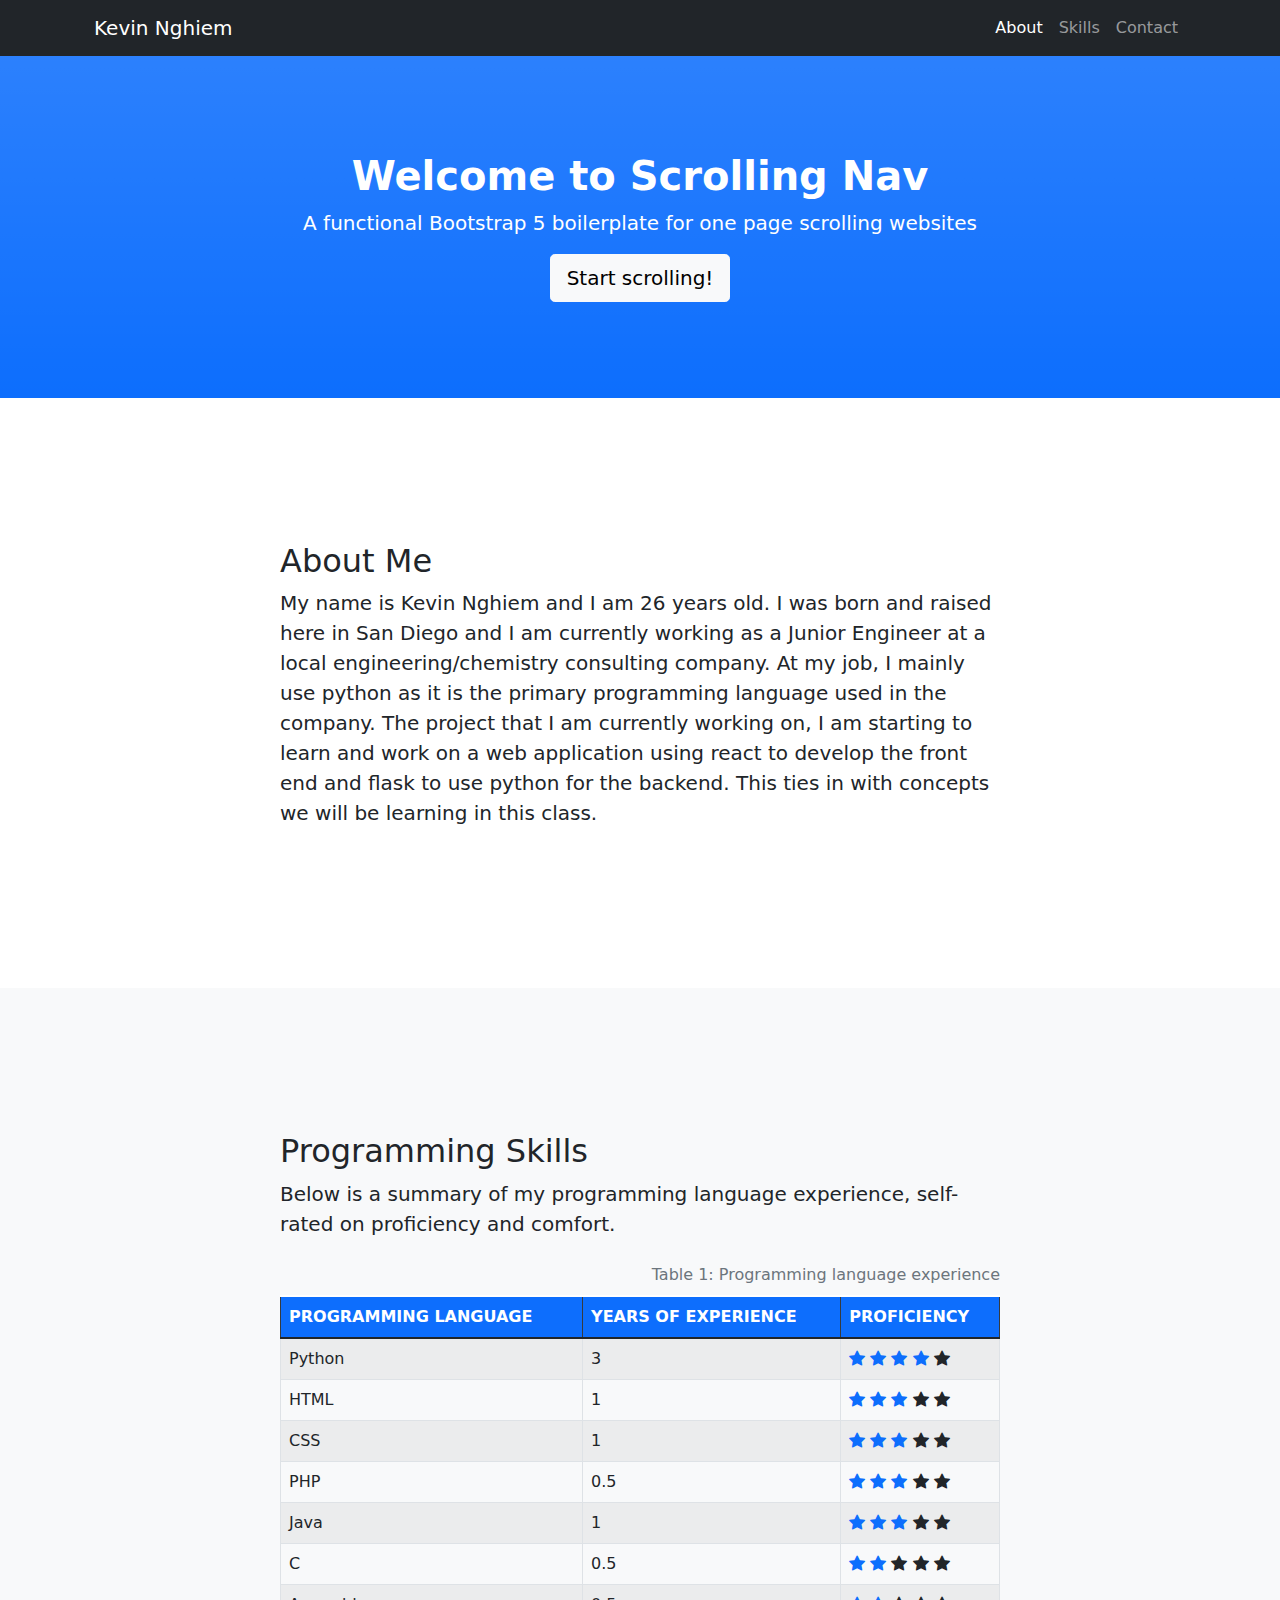
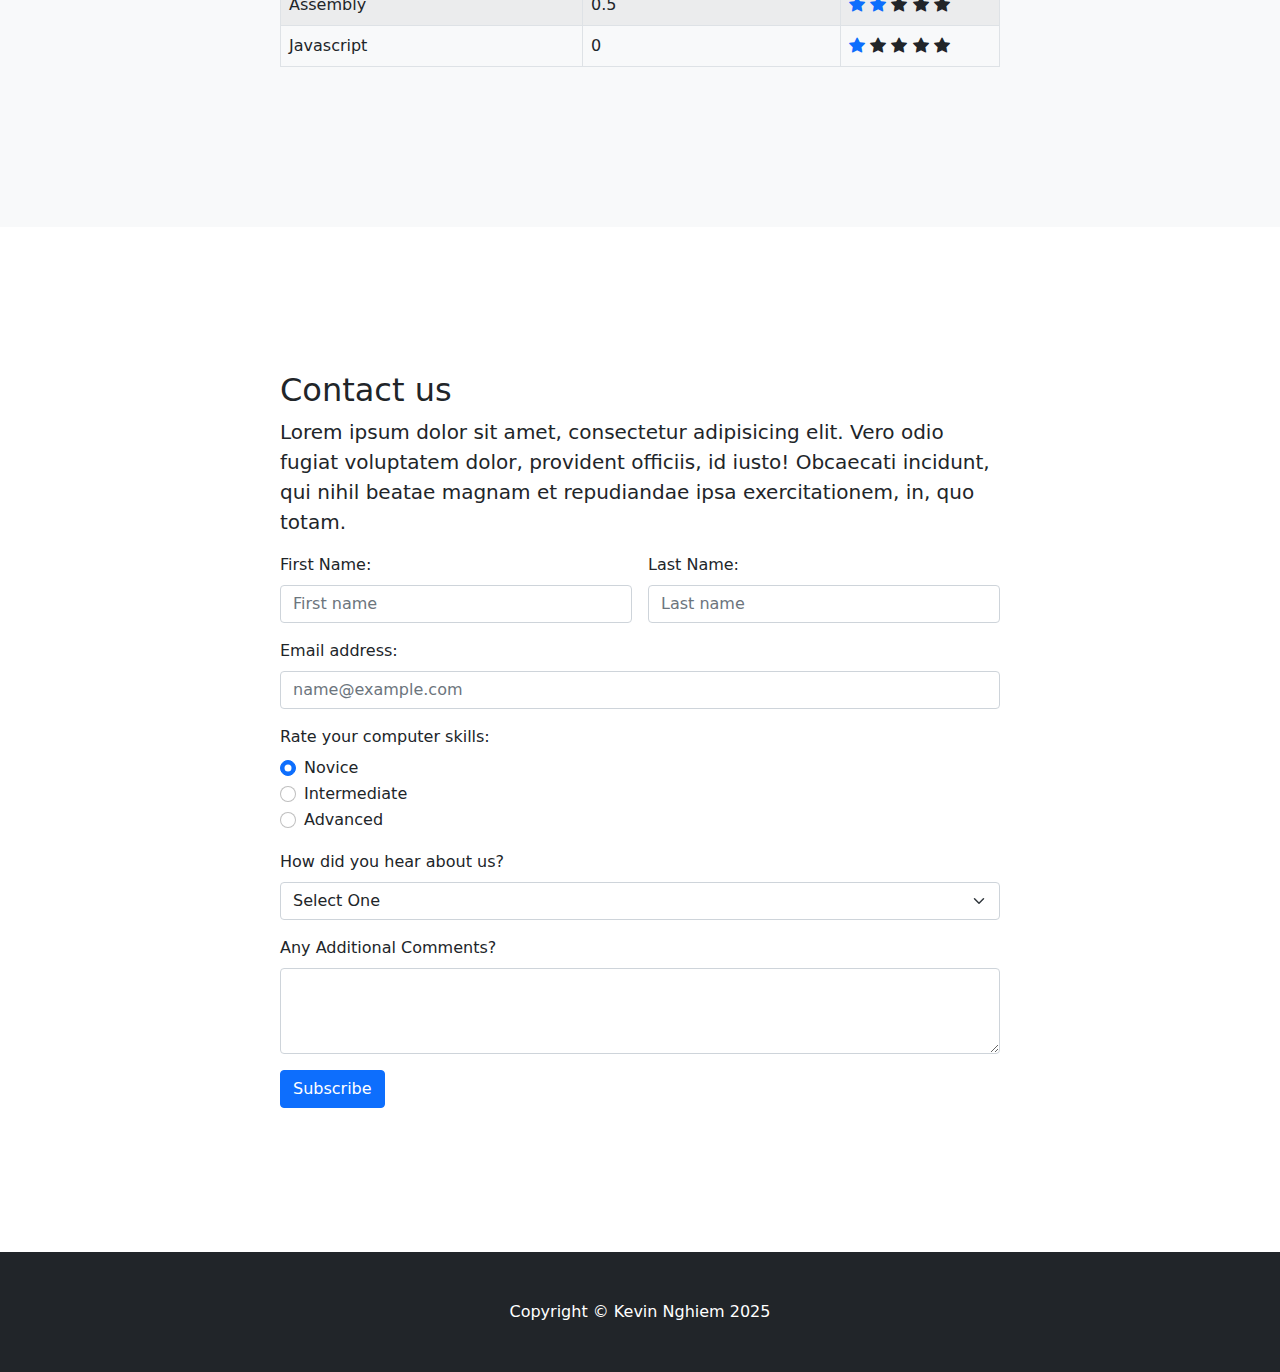
<file: bootstrap-part2/index.html>
<!DOCTYPE html>
<html lang="en">
  <head>
    <meta charset="utf-8" />
    <meta
      name="viewport"
      content="width=device-width, initial-scale=1, shrink-to-fit=no"
    />
    <meta name="description" content="" />
    <!-- Update this content-->
    <meta name="author" content="" />
    <!-- Update this content-->
    <title>Scrolling Nav - Start Bootstrap Template</title>
    <link rel="icon" type="image/x-icon" href="assets/favicon.ico" />
    <!-- Core theme CSS (includes Bootstrap)-->
    <link href="css/styles.css" rel="stylesheet" />
    <link rel="stylesheet" href="css/custom.css" />
    <!-- Bootstrap Icons CSS -->
    <link
      rel="stylesheet"
      href="https://cdn.jsdelivr.net/npm/bootstrap-icons@1.13.1/font/bootstrap-icons.min.css"
    />
  </head>

  <body id="page-top">
    <!-- Navigation-->
    <nav
      class="navbar navbar-expand-lg navbar-dark bg-dark fixed-top"
      id="mainNav"
    >
      <div class="container px-4">
        <a class="navbar-brand" href="#page-top">Kevin Nghiem</a>
        <button
          class="navbar-toggler"
          type="button"
          data-bs-toggle="collapse"
          data-bs-target="#navbarResponsive"
          aria-controls="navbarResponsive"
          aria-expanded="false"
          aria-label="Toggle navigation"
        >
          <span class="navbar-toggler-icon"></span>
        </button>
        <div class="collapse navbar-collapse" id="navbarResponsive">
          <ul class="navbar-nav ms-auto">
            <li class="nav-item">
              <a class="nav-link" href="#about">About</a>
            </li>
            <li class="nav-item">
              <a class="nav-link" href="#skills">Skills</a>
            </li>
            <li class="nav-item">
              <a class="nav-link" href="#contact">Contact</a>
            </li>
          </ul>
        </div>
      </div>
    </nav>
    <!-- Header-->
    <header class="bg-primary bg-gradient text-white">
      <div class="container px-4 text-center">
        <h1 class="fw-bolder">Welcome to Scrolling Nav</h1>
        <p class="lead">
          A functional Bootstrap 5 boilerplate for one page scrolling websites
        </p>
        <a class="btn btn-lg btn-light" href="#about">Start scrolling!</a>
      </div>
    </header>
    <!-- About section-->
    <section id="about">
      <div class="container px-4">
        <div class="row gx-4 justify-content-center">
          <div class="col-lg-8">
            <h2>About Me</h2>
            <p class="lead">
              My name is Kevin Nghiem and I am 26 years old. I was born and
              raised here in San Diego and I am currently working as a Junior
              Engineer at a local engineering/chemistry consulting company. At
              my job, I mainly use python as it is the primary programming
              language used in the company. The project that I am currently
              working on, I am starting to learn and work on a web application
              using react to develop the front end and flask to use python for
              the backend. This ties in with concepts we will be learning in
              this class.
            </p>
          </div>
        </div>
      </div>
    </section>
    <!-- Products section-->
    <section class="bg-light" id="skills">
      <div class="container px-4">
        <div class="row gx-4 justify-content-center">
          <div class="col-lg-8">
            <h2>Programming Skills</h2>
            <p class="lead">
              Below is a summary of my programming language experience,
              self-rated on proficiency and comfort.
            </p>
          </div>
        </div>
      </div>
      <div class="container px-4">
        <div class="row gx-4 justify-content-center">
          <div class="col-lg-8">
            <table
              class="table table-responsive table-striped table-bordered inventory"
            >
              <caption class="text-end">
                Table 1: Programming language experience
              </caption>
              <thead class="text-uppercase table-dark">
                <tr scope="row">
                  <th scope="col">Programming Language</th>
                  <th scope="col">Years of Experience</th>
                  <th scope="col">Proficiency</th>
                </tr>
              </thead>
              <tbody>
                <tr>
                  <td>Python</td>
                  <td>3</td>
                  <td class="rating">
                    <i class="bi bi-star-fill text-primary"></i>
                    <i class="bi bi-star-fill text-primary"></i>
                    <i class="bi bi-star-fill text-primary"></i>
                    <i class="bi bi-star-fill text-primary"></i>
                    <i class="bi bi-star-fill"></i>
                  </td>
                </tr>
                <tr>
                  <td>HTML</td>
                  <td>1</td>
                  <td class="rating">
                    <i class="bi bi-star-fill text-primary"></i>
                    <i class="bi bi-star-fill text-primary"></i>
                    <i class="bi bi-star-fill text-primary"></i>
                    <i class="bi bi-star-fill"></i>
                    <i class="bi bi-star-fill"></i>
                  </td>
                </tr>
                <tr>
                  <td>CSS</td>
                  <td>1</td>
                  <td class="rating">
                    <i class="bi bi-star-fill text-primary"></i>
                    <i class="bi bi-star-fill text-primary"></i>
                    <i class="bi bi-star-fill text-primary"></i>
                    <i class="bi bi-star-fill"></i>
                    <i class="bi bi-star-fill"></i>
                  </td>
                </tr>
                <tr>
                  <td>PHP</td>
                  <td>0.5</td>
                  <td class="rating">
                    <i class="bi bi-star-fill text-primary"></i>
                    <i class="bi bi-star-fill text-primary"></i>
                    <i class="bi bi-star-fill text-primary"></i>
                    <i class="bi bi-star-fill"></i>
                    <i class="bi bi-star-fill"></i>
                  </td>
                </tr>
                <tr>
                  <td>Java</td>
                  <td>1</td>
                  <td class="rating">
                    <i class="bi bi-star-fill text-primary"></i>
                    <i class="bi bi-star-fill text-primary"></i>
                    <i class="bi bi-star-fill text-primary"></i>
                    <i class="bi bi-star-fill"></i>
                    <i class="bi bi-star-fill"></i>
                  </td>
                </tr>
                <tr>
                  <td>C</td>
                  <td>0.5</td>
                  <td class="rating">
                    <i class="bi bi-star-fill text-primary"></i>
                    <i class="bi bi-star-fill text-primary"></i>
                    <i class="bi bi-star-fill"></i>
                    <i class="bi bi-star-fill"></i>
                    <i class="bi bi-star-fill"></i>
                  </td>
                </tr>
                <tr>
                  <td>Assembly</td>
                  <td>0.5</td>
                  <td class="rating">
                    <i class="bi bi-star-fill text-primary"></i>
                    <i class="bi bi-star-fill text-primary"></i>
                    <i class="bi bi-star-fill"></i>
                    <i class="bi bi-star-fill"></i>
                    <i class="bi bi-star-fill"></i>
                  </td>
                </tr>
                <tr>
                  <td>Javascript</td>
                  <td>0</td>
                  <td class="rating">
                    <i class="bi bi-star-fill text-primary"></i>
                    <i class="bi bi-star-fill"></i>
                    <i class="bi bi-star-fill"></i>
                    <i class="bi bi-star-fill"></i>
                    <i class="bi bi-star-fill"></i>
                  </td>
                </tr>
              </tbody>
            </table>
          </div>
        </div>
      </div>
    </section>
    <!-- Contact section-->
    <section id="contact">
      <div class="container px-4">
        <div class="row gx-4 justify-content-center">
          <div class="col-lg-8">
            <h2>Contact us</h2>
            <p class="lead">
              Lorem ipsum dolor sit amet, consectetur adipisicing elit. Vero
              odio fugiat voluptatem dolor, provident officiis, id iusto!
              Obcaecati incidunt, qui nihil beatae magnam et repudiandae ipsa
              exercitationem, in, quo totam.
            </p>
          </div>
        </div>
      </div>
      <div class="container px-4">
        <div class="row gx-4 justify-content-center">
          <div class="col-lg-8">
            <form name="subform" method="post" action="submit.html">
              <div class="row g-3 mb-3">
                <div class="col-sm-6">
                  <label for="fname" class="form-label">First Name:</label>
                  <input
                    type="text"
                    class="form-control"
                    placeholder="First name"
                    id="fname"
                  />
                </div>
                <div class="col-sm-6">
                  <label for="lname" class="form-label">Last Name:</label>
                  <input
                    type="text"
                    class="form-control"
                    placeholder="Last name"
                    id="lname"
                  />
                </div>
              </div>

              <div class="mb-3">
                <label for="email" class="form-label">Email address:</label>
                <input
                  type="email"
                  class="form-control"
                  id="email"
                  placeholder="name@example.com"
                />
              </div>
              <fieldset class="row mb-3">
                <legend class="col-form-label col-sm-6 pt-0">
                  Rate your computer skills:
                </legend>
                <div class="col-sm-10">
                  <div class="form-check">
                    <input
                      class="form-check-input"
                      type="radio"
                      name="radios"
                      id="radio1"
                      value="novice"
                      checked
                    />
                    <label class="form-check-label" for="radio1">
                      Novice
                    </label>
                  </div>
                  <div class="form-check">
                    <input
                      class="form-check-input"
                      type="radio"
                      name="radios"
                      id="radio2"
                      value="intermediate"
                    />
                    <label class="form-check-label" for="radio2">
                      Intermediate
                    </label>
                  </div>
                  <div class="form-check">
                    <input
                      class="form-check-input"
                      type="radio"
                      name="radios"
                      id="radio3"
                      value="advanced"
                    />
                    <label class="form-check-label" for="radio3">
                      Advanced
                    </label>
                  </div>
                </div>
              </fieldset>

              <div class="mb-3">
                <label for="refer" class="form-label"
                  >How did you hear about us?</label
                ><select
                  class="form-select"
                  aria-label="Default select example"
                >
                  <option selected>Select One</option>
                  <option value="1">Friend</option>
                  <option value="2">Instagram</option>
                  <option value="3">Facebook</option>
                  <option value="4">Twitter</option>
                </select>
              </div>

              <div class="mb-3">
                <label for="comments" class="form-label"
                  >Any Additional Comments?</label
                >
                <textarea
                  class="form-control"
                  id="comments"
                  rows="3"
                ></textarea>
              </div>

              <button type="submit" class="btn btn-primary">Subscribe</button>
            </form>
          </div>
        </div>
      </div>
    </section>
    <!-- Footer-->
    <footer class="py-5 bg-dark">
      <div class="container px-4">
        <p class="m-0 text-center text-white">
          Copyright &copy; Kevin Nghiem 2025
        </p>
      </div>
    </footer>
    <!-- Bootstrap core JS-->
    <script src="https://cdn.jsdelivr.net/npm/bootstrap@5.1.3/dist/js/bootstrap.bundle.min.js"></script>
    <!-- Core theme JS-->
    <script src="js/scripts.js"></script>
  </body>
</html>
</file>
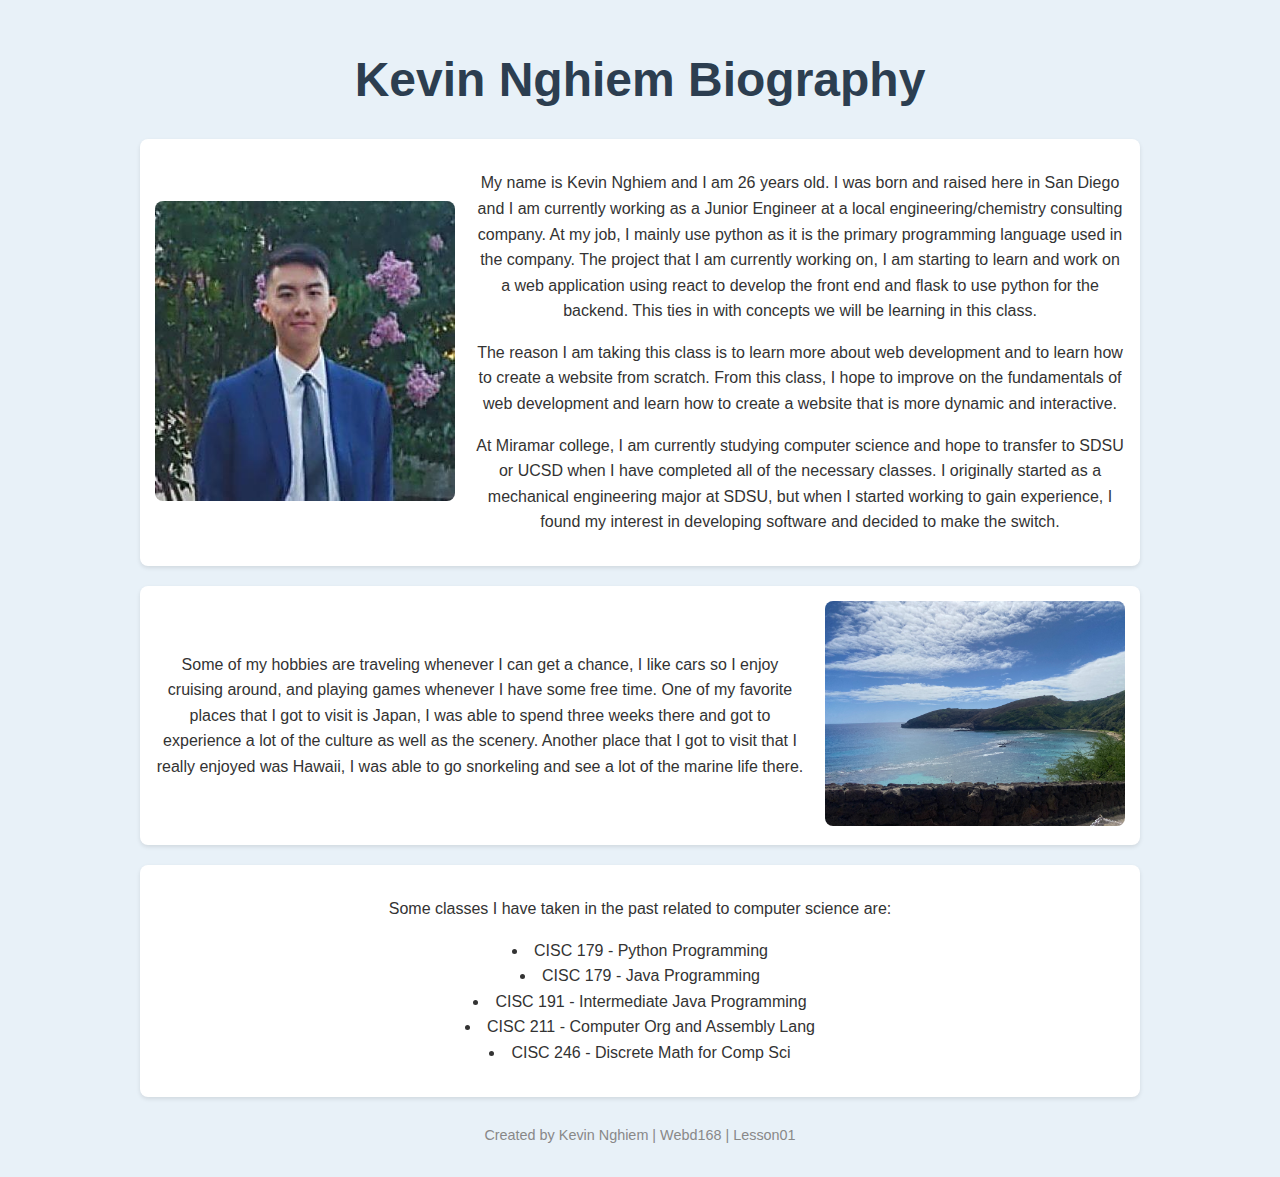
<file: lesson01/index.html>
<!-- Kevin Nghiem, WEBD168, Lesson01 -->
<!-- Creating the header for all HTML files-->
<!DOCTYPE html>
<html lang="en">
  <head>
    <meta charset="UTF-8" >
    <meta name="viewport" content="width=device-width, initial-scale=1.0" >
    <!-- Link to the CSS file for styling -->
    <link rel="stylesheet" href="styles.css" >
    <!-- Title of the browser -->
    <title>Kevin Nghiem Biography</title>
  </head>
  <body>
    <main>
        <!--Creating the header for the site-->
        <h1>Kevin Nghiem Biography</h1>
        <!-- Creating a container to hold the image of myself and about me section -->
        <div class="container">
        <!-- Adding an image of myself -->
          <div class = "image">
            <img
              src="./images/Kevin_sharpened.jpg"
              alt="Kevin Nghiem"
              width="200"
              height="200"
            >
          </div>
          <!-- Adding the section about me -->
          <div class = "text">
            <p>
              My name is Kevin Nghiem and I am 26 years old. I was born and
              raised here in San Diego and I am currently working as a Junior
              Engineer at a local engineering/chemistry consulting company. At
              my job, I mainly use python as it is the primary programming
              language used in the company. The project that I am currently
              working on, I am starting to learn and work on a web application
              using react to develop the front end and flask to use python for
              the backend. This ties in with concepts we will be learning in
              this class.
            </p>
            <p>
              The reason I am taking this class is to learn more about web
              development and to learn how to create a website from scratch. From
              this class, I hope to improve on the fundamentals of web
              development and learn how to create a website that is more dynamic
              and interactive.

            </p>
            <p>
              At Miramar college, I am currently studying computer science and
              hope to transfer to SDSU or UCSD when I have completed all of the
              necessary classes. I originally started as a mechanical
              engineering major at SDSU, but when I started working to gain
              experience, I found my interest in developing software and decided
              to make the switch.
            </p>
          </div>
        </div>
        <div class="container">
        <!-- Adding  another container about my hobbies and interests -->
          <div class = "text">
            <p>
              Some of my hobbies are traveling whenever I can get a chance, I
              like cars so I enjoy cruising around, and playing games whenever I
              have some free time. One of my favorite places that I got to visit
              is Japan, I was able to spend three weeks there and got to
              experience a lot of the culture as well as the scenery. Another
              place that I got to visit that I really enjoyed was Hawaii, I was
              able to go snorkeling and see a lot of the marine life there.
            </p>
          </div>
          <div class = "image">
            <!-- Adding an image of Hawii scenic view -->
            <img
              src="./images/hawaii.jpeg"
              alt="Hawaii scenic view"
              width="300"
              height="300"
            >
          </div>
        </div>
        <div class="container">
        <!-- Adding another container about my classes and experience -->
          <div class = "text">
            <p>
              Some classes I have taken in the past related to computer science
              are:
            </p>
            <ul>
              <li>CISC 179 - Python Programming</li>
              <li>CISC 179 - Java Programming</li>
              <li>CISC 191 - Intermediate Java Programming</li>
              <li>CISC 211 - Computer Org and Assembly Lang</li>
              <li>CISC 246 - Discrete Math for Comp Sci</li>
            </ul>
          </div>
        </div>
        <!-- Adding a footer for the bottom of the page-->
      <footer>
        <p>Created by Kevin Nghiem | Webd168 | Lesson01</p>
      </footer>
    </main>
  </body>
</html>
</file>
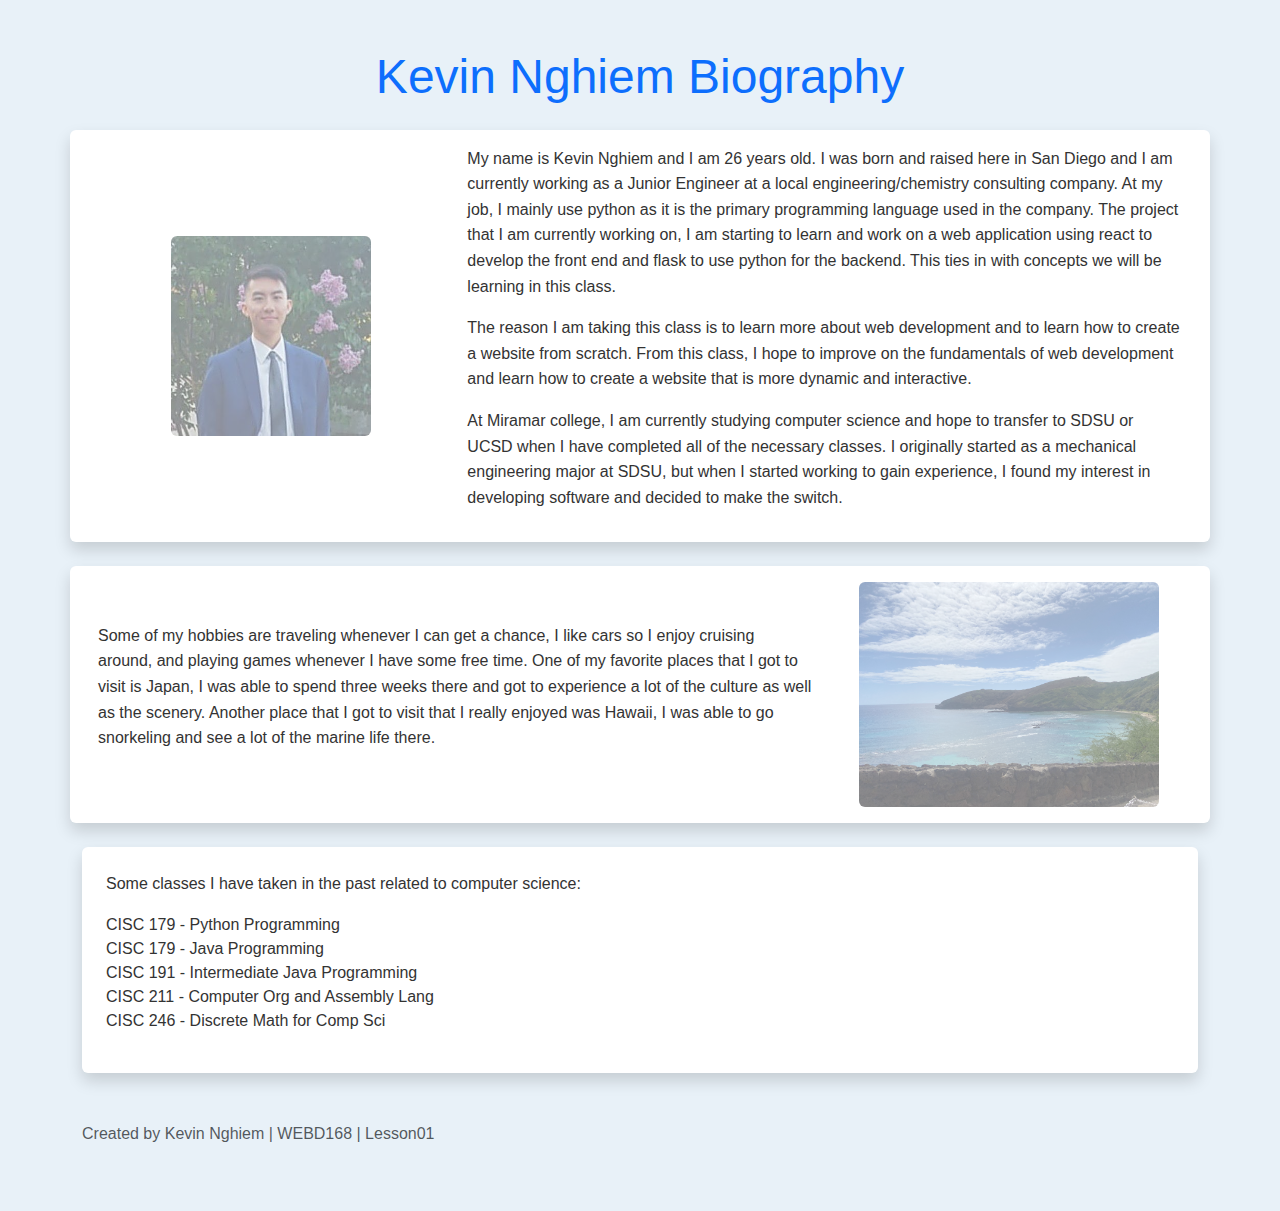
<file: lesson01_animation/index.html>
<!DOCTYPE html>
<html lang="en">
  <head>
    <meta charset="UTF-8" />
    <meta name="viewport" content="width=device-width, initial-scale=1.0" />
    <title>Kevin Nghiem Biography</title>
    <!-- Bootstrap CSS -->
    <link
      href="https://cdn.jsdelivr.net/npm/bootstrap@5.3.3/dist/css/bootstrap.min.css"
      rel="stylesheet"
    />
    <!-- Compiled CSS from SCSS -->
    <link rel="stylesheet" href="styles.css" />
    
  </head>
  <body>
    <main class="container py-5">
      <h1 class="text-center text-primary mb-4">Kevin Nghiem Biography</h1>

      <!-- Section 1: About Me -->
      <div class="row align-items-center mb-4 bg-white p-3 shadow rounded">
        <div class="col-md-4 text-center">
          <img
            src="./images/Kevin_sharpened.jpg"
            class="img-fluid rounded image-fade"
            alt="Kevin Nghiem"
            width="200"
            height="200"
          />
        </div>
        <div class="col-md-8">
          <p>
            My name is Kevin Nghiem and I am 26 years old. I was born and raised
            here in San Diego and I am currently working as a Junior Engineer at
            a local engineering/chemistry consulting company. At my job, I
            mainly use python as it is the primary programming language used in
            the company. The project that I am currently working on, I am
            starting to learn and work on a web application using react to
            develop the front end and flask to use python for the backend. This
            ties in with concepts we will be learning in this class.
          </p>
          <p>
            The reason I am taking this class is to learn more about web
            development and to learn how to create a website from scratch. From
            this class, I hope to improve on the fundamentals of web development
            and learn how to create a website that is more dynamic and
            interactive.
          </p>
          <p>
            At Miramar college, I am currently studying computer science and
            hope to transfer to SDSU or UCSD when I have completed all of the
            necessary classes. I originally started as a mechanical engineering
            major at SDSU, but when I started working to gain experience, I
            found my interest in developing software and decided to make the
            switch.
          </p>
        </div>
      </div>

      <!-- Section 2: Hobbies -->
      <div class="row align-items-center mb-4 bg-white p-3 shadow rounded">
        <div class="col-md-8">
          <p>
            Some of my hobbies are traveling whenever I can get a chance, I like
            cars so I enjoy cruising around, and playing games whenever I have
            some free time. One of my favorite places that I got to visit is
            Japan, I was able to spend three weeks there and got to experience a
            lot of the culture as well as the scenery. Another place that I got
            to visit that I really enjoyed was Hawaii, I was able to go
            snorkeling and see a lot of the marine life there.
          </p>
        </div>
        <div class="col-md-4 text-center">
          <img
            src="./images/hawaii.jpeg"
            class="img-fluid rounded image-fade"
            alt="Hawaii scenic view"
            width="300"
            height="300"
          />
        </div>
      </div>

      <!-- Section 3: Classes -->
      <div class="bg-white p-4 shadow rounded">
        <p>
          Some classes I have taken in the past related to computer science:
        </p>
        <ul class="list-unstyled">
          <li>CISC 179 - Python Programming</li>
          <li>CISC 179 - Java Programming</li>
          <li>CISC 191 - Intermediate Java Programming</li>
          <li>CISC 211 - Computer Org and Assembly Lang</li>
          <li>CISC 246 - Discrete Math for Comp Sci</li>
        </ul>
      </div>

      <!-- Footer -->
      <footer class="text-center mt-5 text-muted">
        <p>Created by Kevin Nghiem | WEBD168 | Lesson01</p>
      </footer>
    </main>

    <!-- Bootstrap JS Bundle -->
    <script src="https://cdn.jsdelivr.net/npm/bootstrap@5.3.3/dist/js/bootstrap.bundle.min.js"></script>
  </body>
</html>
</file>
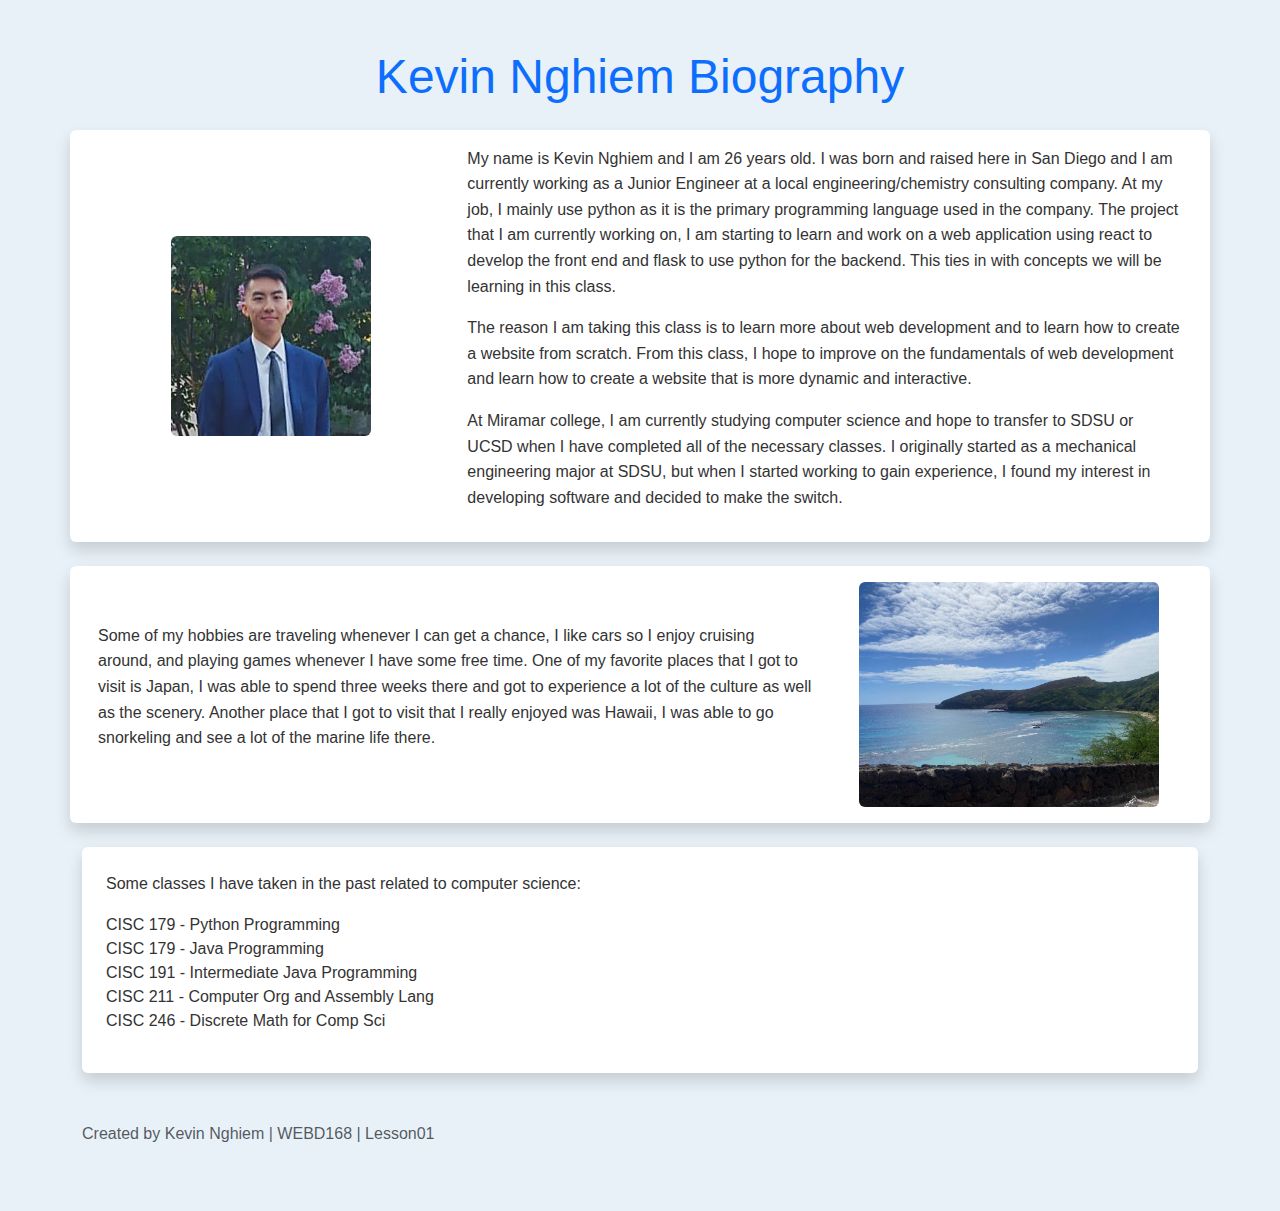
<file: lesson01_bootstrap/index.html>
<!DOCTYPE html>
<html lang="en">
  <head>
    <meta charset="UTF-8" />
    <meta name="viewport" content="width=device-width, initial-scale=1.0" />
    <title>Kevin Nghiem Biography</title>
    <!-- Bootstrap CSS -->
    <link
      href="https://cdn.jsdelivr.net/npm/bootstrap@5.3.3/dist/css/bootstrap.min.css"
      rel="stylesheet"
    />
    <!-- Compiled CSS from SCSS -->
    <link rel="stylesheet" href="styles.css" />
  </head>
  <body>
    <main class="container py-5">
      <h1 class="text-center text-primary mb-4">Kevin Nghiem Biography</h1>

      <!-- Section 1: About Me -->
      <div class="row align-items-center mb-4 bg-white p-3 shadow rounded">
        <div class="col-md-4 text-center">
          <img
            src="./images/Kevin_sharpened.jpg"
            class="img-fluid rounded"
            alt="Kevin Nghiem"
            width="200"
            height="200"
          />
        </div>
        <div class="col-md-8">
          <p>
            My name is Kevin Nghiem and I am 26 years old. I was born and raised
            here in San Diego and I am currently working as a Junior Engineer at
            a local engineering/chemistry consulting company. At my job, I
            mainly use python as it is the primary programming language used in
            the company. The project that I am currently working on, I am
            starting to learn and work on a web application using react to
            develop the front end and flask to use python for the backend. This
            ties in with concepts we will be learning in this class.
          </p>
          <p>
            The reason I am taking this class is to learn more about web
            development and to learn how to create a website from scratch. From
            this class, I hope to improve on the fundamentals of web development
            and learn how to create a website that is more dynamic and
            interactive.
          </p>
          <p>
            At Miramar college, I am currently studying computer science and
            hope to transfer to SDSU or UCSD when I have completed all of the
            necessary classes. I originally started as a mechanical engineering
            major at SDSU, but when I started working to gain experience, I
            found my interest in developing software and decided to make the
            switch.
          </p>
        </div>
      </div>

      <!-- Section 2: Hobbies -->
      <div class="row align-items-center mb-4 bg-white p-3 shadow rounded">
        <div class="col-md-8">
          <p>
            Some of my hobbies are traveling whenever I can get a chance, I like
            cars so I enjoy cruising around, and playing games whenever I have
            some free time. One of my favorite places that I got to visit is
            Japan, I was able to spend three weeks there and got to experience a
            lot of the culture as well as the scenery. Another place that I got
            to visit that I really enjoyed was Hawaii, I was able to go
            snorkeling and see a lot of the marine life there.
          </p>
        </div>
        <div class="col-md-4 text-center">
          <img
            src="./images/hawaii.jpeg"
            class="img-fluid rounded"
            alt="Hawaii scenic view"
            width="300"
            height="300"
          />
        </div>
      </div>

      <!-- Section 3: Classes -->
      <div class="bg-white p-4 shadow rounded">
        <p>
          Some classes I have taken in the past related to computer science:
        </p>
        <ul class="list-unstyled">
          <li>CISC 179 - Python Programming</li>
          <li>CISC 179 - Java Programming</li>
          <li>CISC 191 - Intermediate Java Programming</li>
          <li>CISC 211 - Computer Org and Assembly Lang</li>
          <li>CISC 246 - Discrete Math for Comp Sci</li>
        </ul>
      </div>

      <!-- Footer -->
      <footer class="text-center mt-5 text-muted">
        <p>Created by Kevin Nghiem | WEBD168 | Lesson01</p>
      </footer>
    </main>

    <!-- Bootstrap JS Bundle -->
    <script src="https://cdn.jsdelivr.net/npm/bootstrap@5.3.3/dist/js/bootstrap.bundle.min.js"></script>
  </body>
</html>
</file>
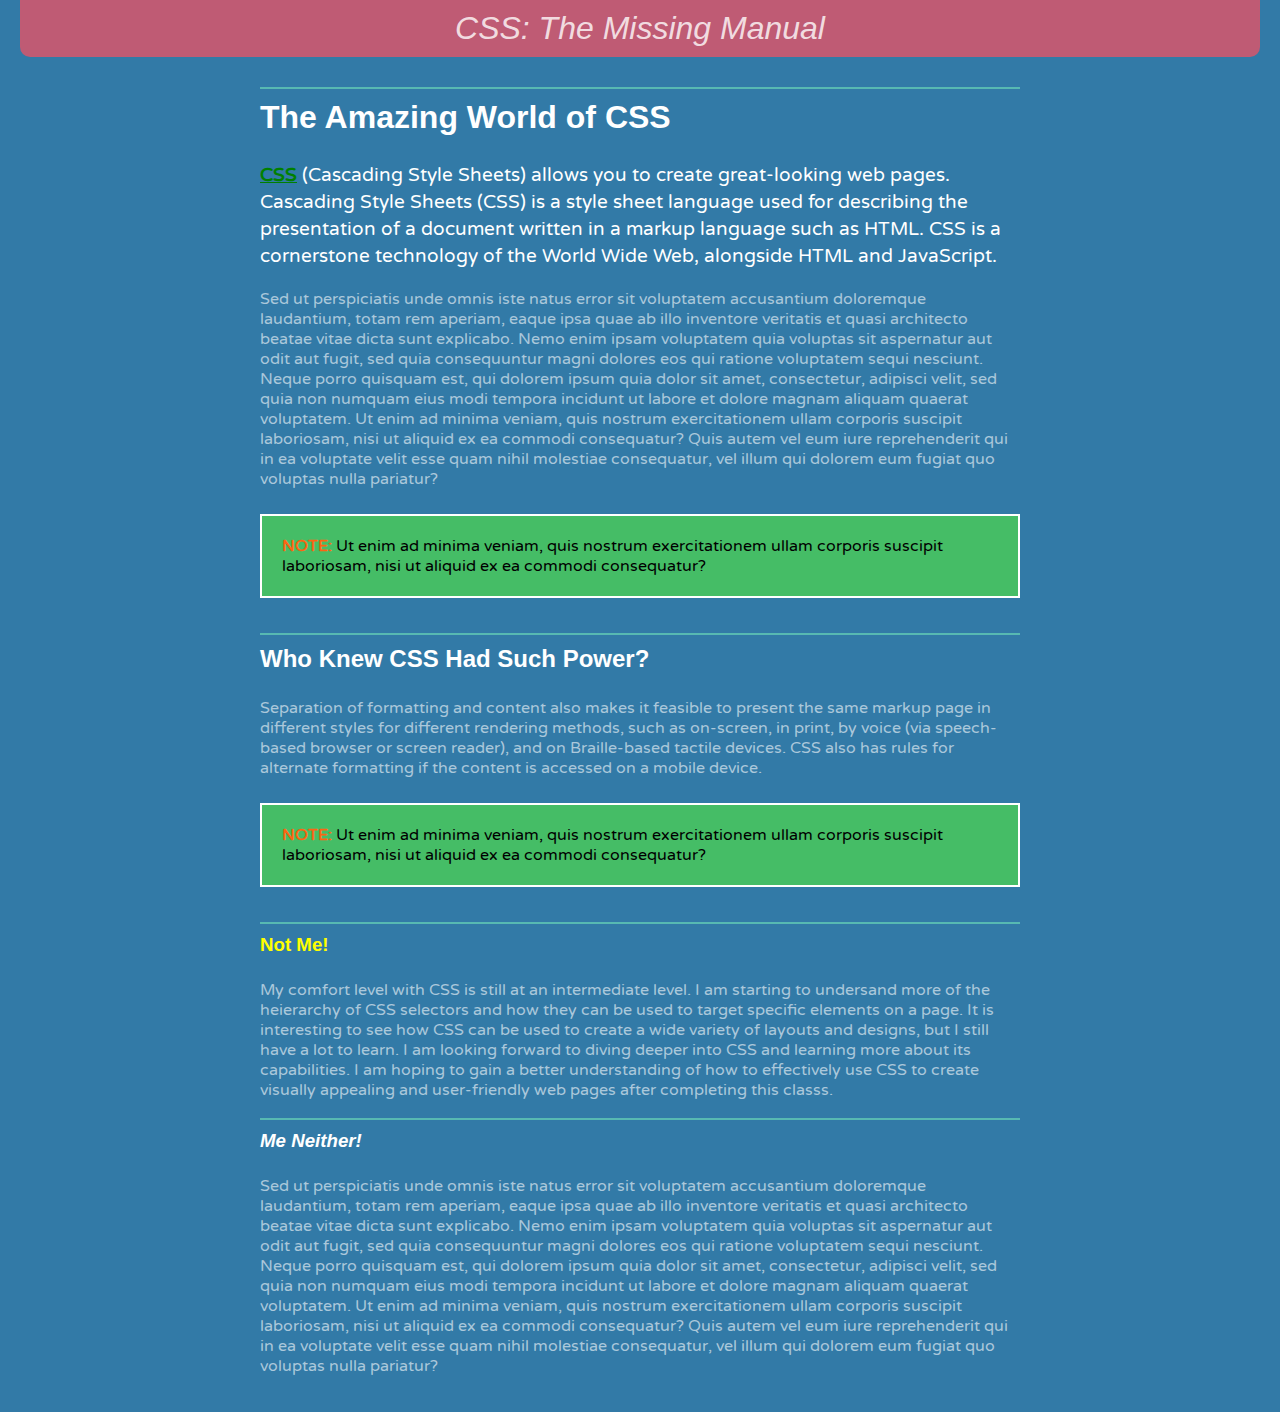
<file: lesson02/index.html>
<!DOCTYPE html>
<html lang="en">
  <head>
    <meta charset="UTF-8" />
    <title>Selector Basics</title>
    <link
      rel="stylesheet"
      href="https://fonts.googleapis.com/css?family=Varela+Round"
    />
    <style>
      body {
        background-color: rgb(50, 122, 167);
        padding: 0 20px 20px 20px; /* p0-0-20-20 */
        margin: 0; /* m0 */
      }
      p {
        color: rgba(255, 255, 255, 0.6); /* rgba(255, 255, 255, 0.6) */
        font-size: 1em; /* fz1em */
        font-family: "Varela Round", Arial, Helvetica, sans-serif;
      }
      h1,
      h2,
      h3 {
        color: rgb(255, 255, 255); /* rgb(255, 255, 255) */
        font-family: Arial, "Palatino Linotype", Times, serif; /* ff Arial, Palatino Linotype, Times, serif */
        border-block-start: 2px solid rgb(87, 185, 178); /* b2s-rgb(87, 185, 178) */
        padding-top: 10px; /* pt10px */
        padding-bottom: 5px; /* pb5px */
      }
      h1 {
        font-size: 2em; /* fz2em */
      }
      #logo {
        font-family: Baskerville, Palentino, sans-serif; /* ff Baskerville, Palentino, sans-serif */
        font-size: 2em; /* fz2em */
        color: rgba(255, 255, 255, 0.8); /* rgba(255, 255, 255, 0.8) */
        font-style: italic; /* fsi */
        text-align: center; /* tac */
        margin-bottom: 30px; /* mb30px */
        background-color: rgb(191, 91, 116);
        border-radius: 0 0 10px 10px; /* br0-0-10-10 */
        padding: 10px; /* p10px */
      }
      .note {
        color: #000; /* c000 */
        border: 2px solid #fff; /* b2s#fff */
        background-color: rgb(69, 189, 102); /* rgb(69,189,102) */
        margin-top: 25px; /* mt25px */
        margin-bottom: 35px; /* mb35px */
        padding: 20px; /* p20px */
      }
      .note strong {
        color: #fc6512; /* cfc6512 */
      }
      article {
        max-width: 760px; /* maw760px */
        margin: 0 auto; /* m0-auto */
      }
      h1 + p {
        color: rgb(255, 255, 255); /* rgb(255, 255, 255) */
        font-size: 1.2em; /* fz1.2em */
        line-height: 140%; /* lh140% */
      }
      a[href*="CSS"] {
        color: green; /* cgreen */
        font-weight: bold; /* fw bold */
      }
      h3.me-neither {
        font-style: italic; /* fsi */
      }
      h3.not-me {
        color: yellow; /* cfc6512 */
        font-weight: bold; /* fw bold */
      }
    </style>
  </head>
  <body>
    <header><div id="logo">CSS: The Missing Manual</div></header>

    <article>
      <!-- The article element is intended to present an independent entry that could stand on its own. -->
      <h1>The Amazing World of CSS</h1>
      <p>
        <strong><a href="/en-US/docs/Glossary/CSS">CSS</a></strong> (Cascading
        Style Sheets) allows you to create great-looking web pages. Cascading
        Style Sheets (CSS) is a style sheet language used for describing the
        presentation of a document written in a markup language such as HTML.
        CSS is a cornerstone technology of the World Wide Web, alongside HTML
        and JavaScript.
      </p>
      <p>
        Sed ut perspiciatis unde omnis iste natus error sit voluptatem
        accusantium doloremque laudantium, totam rem aperiam, eaque ipsa quae ab
        illo inventore veritatis et quasi architecto beatae vitae dicta sunt
        explicabo. Nemo enim ipsam voluptatem quia voluptas sit aspernatur aut
        odit aut fugit, sed quia consequuntur magni dolores eos qui ratione
        voluptatem sequi nesciunt. Neque porro quisquam est, qui dolorem ipsum
        quia dolor sit amet, consectetur, adipisci velit, sed quia non numquam
        eius modi tempora incidunt ut labore et dolore magnam aliquam quaerat
        voluptatem. Ut enim ad minima veniam, quis nostrum exercitationem ullam
        corporis suscipit laboriosam, nisi ut aliquid ex ea commodi consequatur?
        Quis autem vel eum iure reprehenderit qui in ea voluptate velit esse
        quam nihil molestiae consequatur, vel illum qui dolorem eum fugiat quo
        voluptas nulla pariatur?
      </p>
      <p class="note">
        <strong>NOTE:</strong> Ut enim ad minima veniam, quis nostrum
        exercitationem ullam corporis suscipit laboriosam, nisi ut aliquid ex ea
        commodi consequatur?
      </p>

      <h2>Who Knew CSS Had Such Power?</h2>
      <p>
        Separation of formatting and content also makes it feasible to present
        the same markup page in different styles for different rendering
        methods, such as on-screen, in print, by voice (via speech-based browser
        or screen reader), and on Braille-based tactile devices. CSS also has
        rules for alternate formatting if the content is accessed on a mobile
        device.
      </p>
      <p class="note">
        <strong>NOTE:</strong> Ut enim ad minima veniam, quis nostrum
        exercitationem ullam corporis suscipit laboriosam, nisi ut aliquid ex ea
        commodi consequatur?
      </p>

      <h3 class="not-me">Not Me!</h3>
      <p>
        My comfort level with CSS is still at an intermediate level. I am
        starting to undersand more of the heierarchy of CSS selectors and how
        they can be used to target specific elements on a page. It is
        interesting to see how CSS can be used to create a wide variety of
        layouts and designs, but I still have a lot to learn. I am looking
        forward to diving deeper into CSS and learning more about its
        capabilities. I am hoping to gain a better understanding of how to
        effectively use CSS to create visually appealing and user-friendly web
        pages after completing this classs.
      </p>

      <h3 class="me-neither">Me Neither!</h3>
      <p>
        Sed ut perspiciatis unde omnis iste natus error sit voluptatem
        accusantium doloremque laudantium, totam rem aperiam, eaque ipsa quae ab
        illo inventore veritatis et quasi architecto beatae vitae dicta sunt
        explicabo. Nemo enim ipsam voluptatem quia voluptas sit aspernatur aut
        odit aut fugit, sed quia consequuntur magni dolores eos qui ratione
        voluptatem sequi nesciunt. Neque porro quisquam est, qui dolorem ipsum
        quia dolor sit amet, consectetur, adipisci velit, sed quia non numquam
        eius modi tempora incidunt ut labore et dolore magnam aliquam quaerat
        voluptatem. Ut enim ad minima veniam, quis nostrum exercitationem ullam
        corporis suscipit laboriosam, nisi ut aliquid ex ea commodi consequatur?
        Quis autem vel eum iure reprehenderit qui in ea voluptate velit esse
        quam nihil molestiae consequatur, vel illum qui dolorem eum fugiat quo
        voluptas nulla pariatur?
      </p>
    </article>
  </body>
</html>
</file>
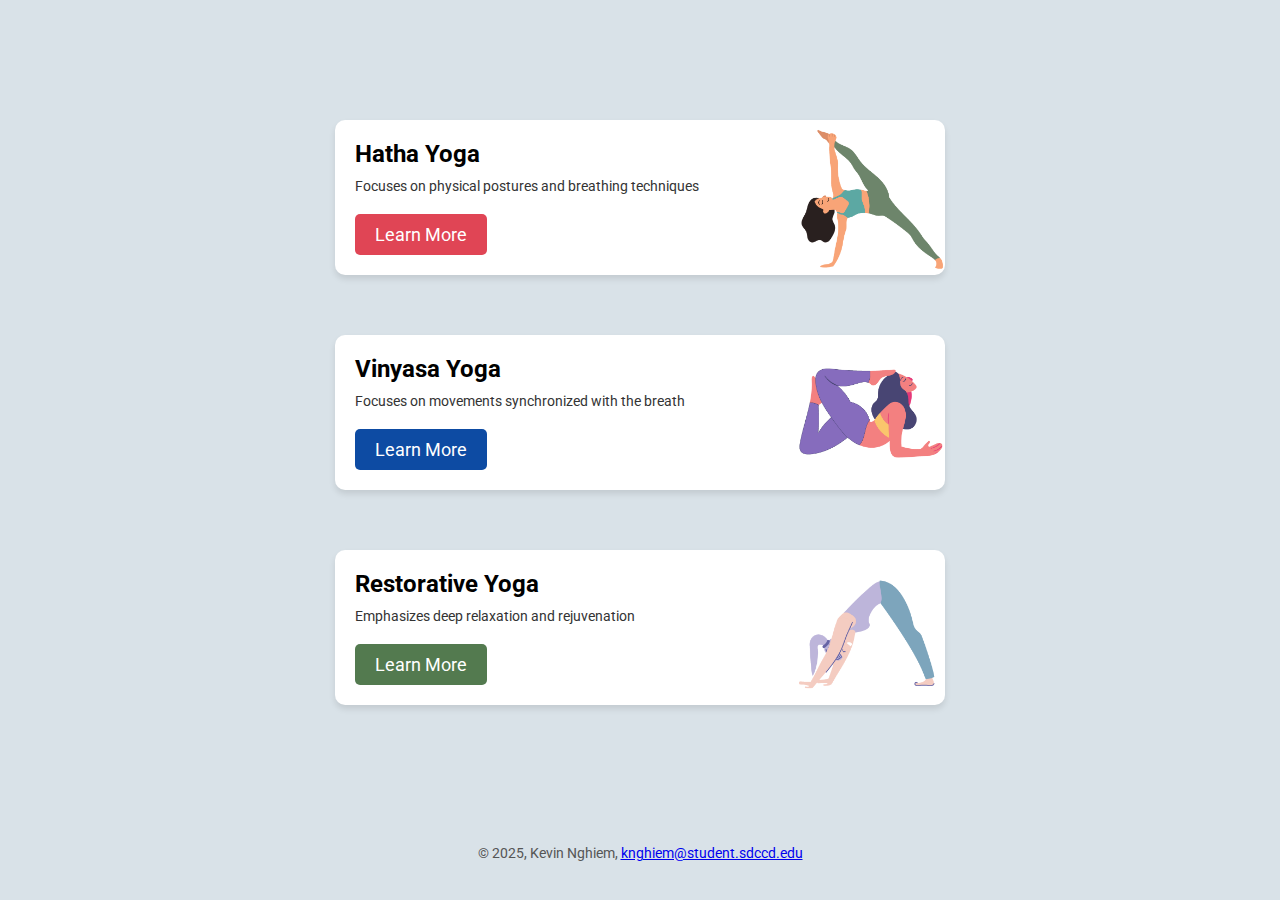
<file: lesson03/index.html>
<!DOCTYPE html>
<html lang="en">
  <head>
    <meta charset="UTF-8" />
    <meta name="viewport" content="width=device-width, initial-scale=1.0" />
    <title>Yoga</title>
    <link rel="preconnect" href="https://fonts.googleapis.com" />
    <link rel="preconnect" href="https://fonts.gstatic.com" crossorigin />
    <link
      href="https://fonts.googleapis.com/css2?family=Roboto:wght@400;500;700&display=swap"
      rel="stylesheet"
    />
    <link rel="stylesheet" href="styles.css" />
  </head>
  <body>
    <div class="flow">
      <div class="card">
        <h2>Hatha Yoga</h2>
        <p>Focuses on physical postures and breathing techniques</p>
        <a href="#">Learn More</a>
      </div>
      <div class="card">
        <h2>Vinyasa Yoga</h2>
        <p>Focuses on movements synchronized with the breath</p>
        <a href="#">Learn More</a>
      </div>
      <div class="card">
        <h2>Restorative Yoga</h2>
        <p>Emphasizes deep relaxation and rejuvenation</p>
        <a href="#">Learn More</a>
      </div>
    </div>
    <footer class="footer">
      <p>
        &copy; 2025, Kevin Nghiem,
        <a href="mailto:yourname@example.com">knghiem@student.sdccd.edu</a>
      </p>
    </footer>
  </body>
</html>
</file>
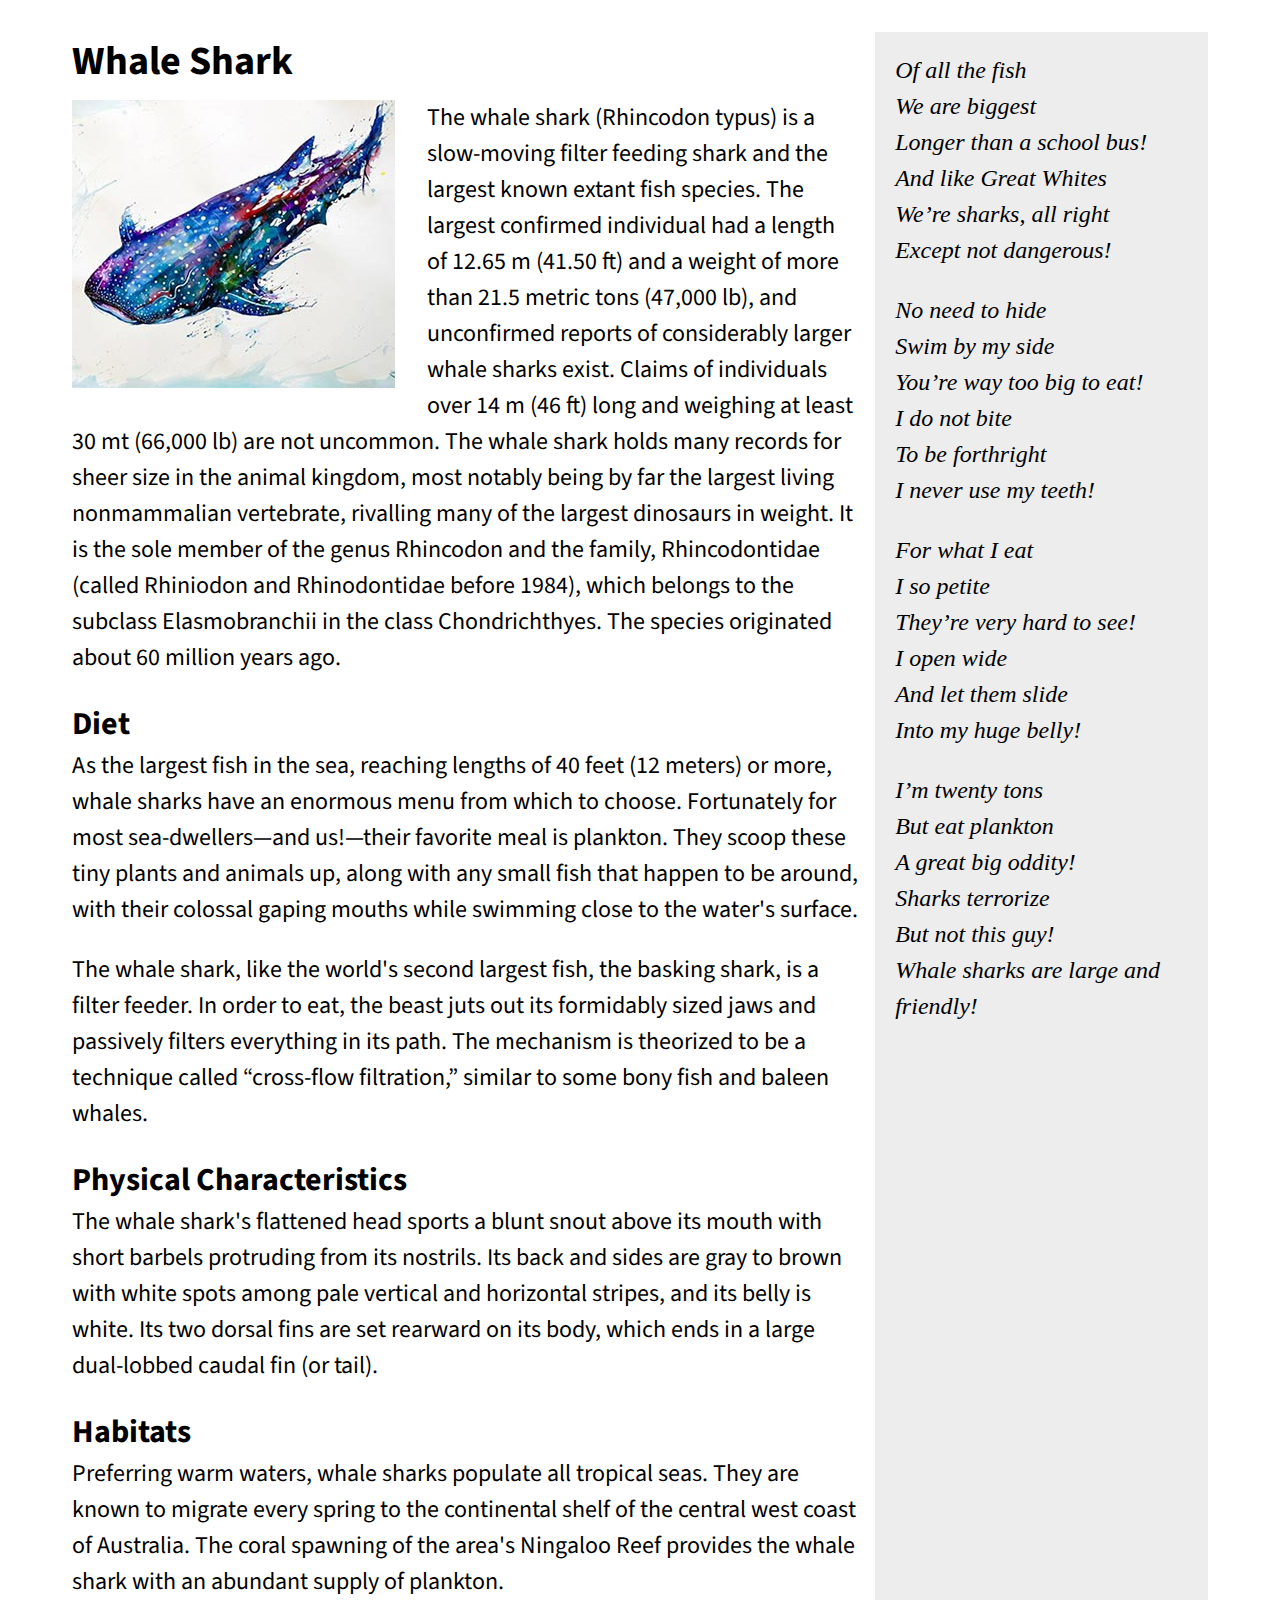
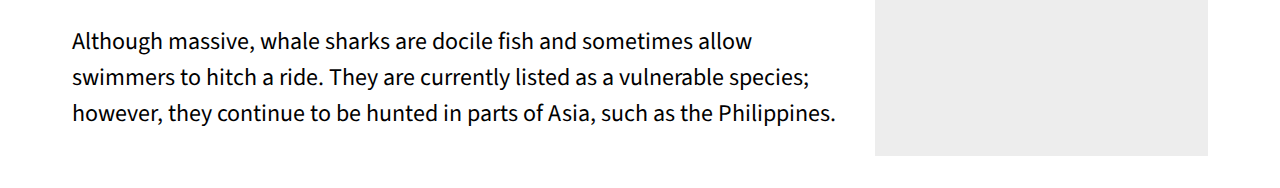
<file: lesson05/index.html>
<!DOCTYPE html>
<html lang="en">
<head>
	<meta charset="UTF-8">
	<meta name="viewport" content="width=device-width, initial-scale=1.0">
<!-- Link To Google Fonts -->
<link href="https://fonts.googleapis.com/css?family=Source+Sans+Pro:300,400,600,700,900&display=swap" rel="stylesheet">
<title>Flexible Media</title>
<link rel="stylesheet" href="styles.css">
</head>

<body>
<section>
<article>
  <!-- Main Heading (h1) -->
  <h1>Whale Shark</h1>
  <!-- Image of the Whale Shark -->
  <img src="images/whaleSharkArt.jpg" alt="whaleSharkArt">
  <p>The whale shark (Rhincodon typus) is a slow-moving filter feeding shark and the largest known extant fish species. The largest confirmed individual had a length of 12.65 m (41.50 ft) and a weight of more than 21.5 metric tons (47,000 lb), and unconfirmed reports of considerably larger whale sharks exist. Claims of individuals over 14 m (46 ft) long and weighing at least 30 mt (66,000 lb) are not uncommon. The whale shark holds many records for sheer size in the animal kingdom, most notably being by far the largest living nonmammalian vertebrate, rivalling many of the largest dinosaurs in weight. It is the sole member of the genus Rhincodon and the family, Rhincodontidae (called Rhiniodon and Rhinodontidae before 1984), which belongs to the subclass Elasmobranchii in the class Chondrichthyes. The species originated about 60 million years ago.</p>
  <h2>Diet</h2>
  <p>As the largest fish in the sea, reaching lengths of 40 feet (12 meters) or more, whale sharks have an enormous menu from which to choose. Fortunately for most sea-dwellers—and us!—their favorite meal is plankton. They scoop these tiny plants and animals up, along with any small fish that happen to be around, with their colossal gaping mouths while swimming close to the water's surface.</p>
  <p>The whale shark, like the world's second largest fish, the basking shark, is a filter feeder. In order to eat, the beast juts out its formidably sized jaws and passively filters everything in its path.  The mechanism is theorized to be a technique called “cross-flow filtration,” similar to some bony fish and baleen whales.</p>
  <h2>Physical Characteristics</h2>
  <p>The whale shark's flattened head sports a blunt snout above its mouth with short barbels protruding from its nostrils. Its back and sides are gray to brown with white spots among pale vertical and horizontal stripes, and its belly is white. Its two dorsal fins are set rearward on its body, which ends in a large dual-lobbed caudal fin (or tail).</p>
  <h2>Habitats</h2>
<p>Preferring warm waters, whale sharks
	populate all tropical seas. They are
	known to migrate every spring to the
	continental shelf of the central west
	coast of Australia. The coral spawning
	of the area's Ningaloo Reef provides the
	whale shark with an abundant supply of
	plankton.</p>
  <p>Although massive, whale sharks are docile fish and sometimes allow swimmers to hitch a ride. They are currently listed as a vulnerable species; however, they continue to be hunted in parts of Asia, such as the Philippines.</p>
</article>

<aside>
	<p>Of all the fish<br>
	  We are biggest<br>
	  Longer than a school bus!<br>
	  And like Great Whites<br>
	  We’re sharks, all right<br>
	  Except not dangerous!</p>
	<p>No need to hide<br>
	  Swim by my side<br>
	  You’re way too big to eat!<br>
	  I do not bite<br>
	  To be forthright<br>
	  I never use my teeth!</p>
	<p>For what I eat<br>
	  I so petite<br>
	  They’re very hard to see!<br>
	  I open wide<br>
	  And let them slide<br>
	  Into my huge belly!</p>
	<p>I’m twenty tons<br>
	  But eat plankton<br>
	  A great big oddity!<br>
	  Sharks terrorize<br>
	  But not this guy!<br>
	  Whale sharks are large and friendly!</p>
  </aside>

</section>
</body>
</html>
</file>
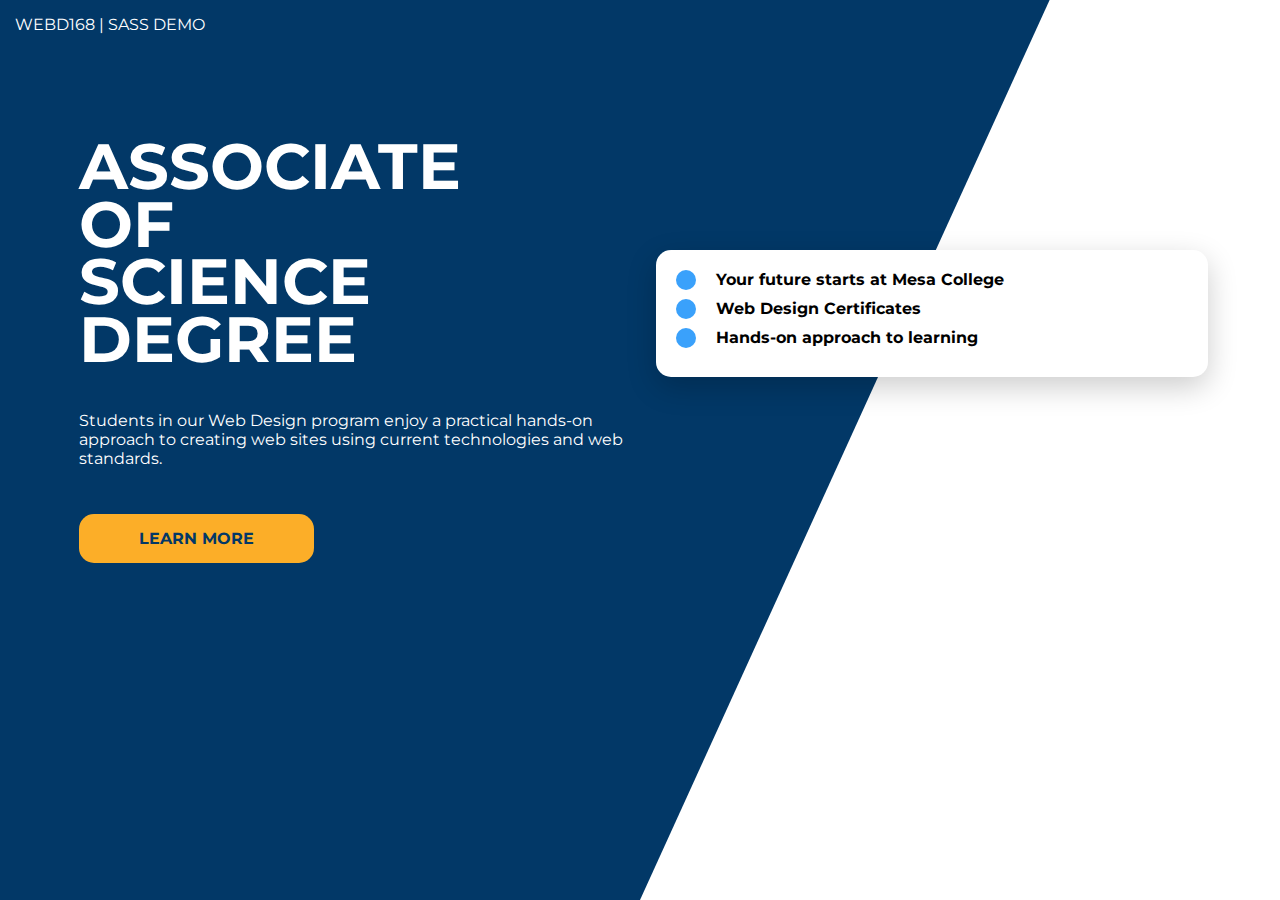
<file: 09_bootstrap/sass-demo/index.html>
<!DOCTYPE html>
<html lang="en">

<head>
    <meta charset="UTF-8">
    <title>Demo Sass</title>
    <link rel="stylesheet" href="css/main.css">
</head>

<body>
    <div id="bg"></div>
        <header>
            <a href="#">webd168 | Sass Demo</a>
        </header>
        <main>

            <section id="card">
                <!-- ul>li>span+strong -->
                <ul>
                    <li>
                        <span></span>
                        <strong>Your future starts at Mesa College</strong>
                    </li>
                    <li>
                        <span></span>
                        <strong>Web Design Certificates</strong>
                    </li>
                    <li>
                        <span></span>
                        <strong>Hands-on approach to learning</strong>
                    </li>
                </ul>
            </section>
            <section id="primary">
                <h1>Associate of Science Degree</h1>
                <p>Students in our Web Design program enjoy a practical hands-on approach to creating web sites using current technologies and web standards.</p>

                <!-- <p>Upon completion of the program, students are equipped with the skills required for entry-level employment at web site design companies and large businesses and for the creation and management of web sites for small to medium size businesses. </p>
                <p>Upon completion of the program, students are equipped with the skills required for entry-level employment at web site design companies and large businesses and for the creation and management of web sites for small to medium size businesses.</p>  -->

                <a href="#">Learn more</a>
            </section>
        </main>

</body>
</html>
</file>
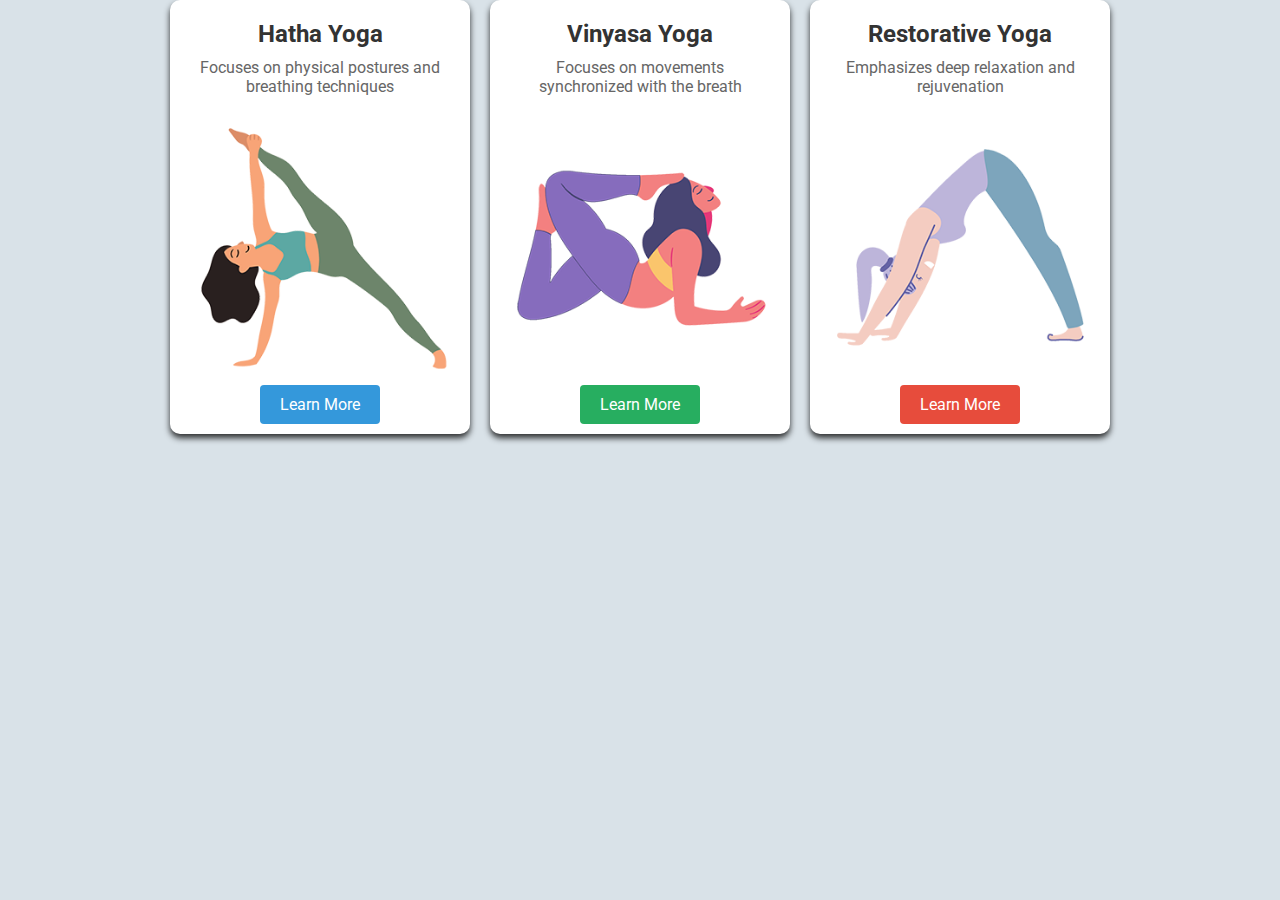
<file: lesson04/lesson03-flexbox/index.html>
<!DOCTYPE html>
<html lang="en">
<head>
    <meta charset="UTF-8">
    <meta name="viewport" content="width=device-width, initial-scale=1.0">
    <title>Yoga</title>
    <link rel="preconnect" href="https://fonts.googleapis.com">
<link rel="preconnect" href="https://fonts.gstatic.com" crossorigin>
<link href="https://fonts.googleapis.com/css2?family=Roboto:wght@400;500;700;&display=swap" rel="stylesheet">
<link rel="stylesheet" href="styles.css">
</head>
<body>
<div class="container">
    <div class="card">
        <h2>Hatha Yoga</h2>
        <p>Focuses on physical postures and breathing techniques</p>
        <img src="./‫images/pose1.png" alt="Hatha Yoga">
        <a href="#" class="learn-more-btn">Learn More</a>
    </div>
    
    <div class="card">
        <h2>Vinyasa Yoga</h2>
        <p>Focuses on movements synchronized with the breath</p>
        <img src="./‫images/pose2.png" alt="Hatha Yoga">
        <a href="#" class="learn-more-btn">Learn More</a>
    </div>

    <div class="card">
        <h2>Restorative Yoga</h2>
        <p>Emphasizes deep relaxation and rejuvenation</p>
        <img src="./‫images/pose3.png" alt="Hatha Yoga">
        <a href="#" class="learn-more-btn">Learn More</a>
    </div>
</div>
</body>
</html>
</file>
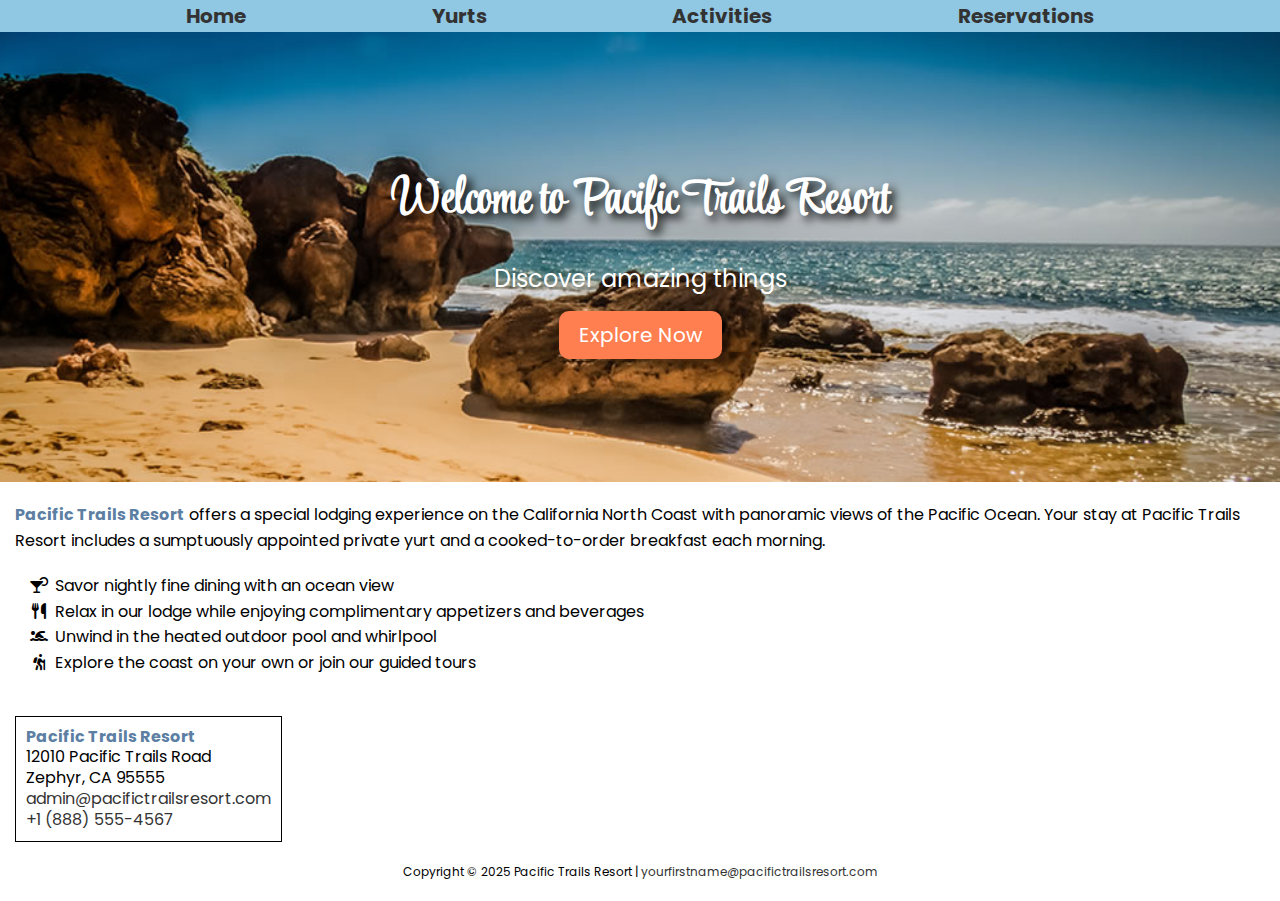
<file: lesson04/lesson04/index.html>
<!DOCTYPE html>
<html lang="en">
  <head>
    <meta charset="UTF-8" />
    <meta name="viewport" content="width=device-width, initial-scale=1.0" />
    <title>Pacific Trails Resort</title>
    <link rel="preconnect" href="https://fonts.googleapis.com" />
    <link rel="preconnect" href="https://fonts.gstatic.com" crossorigin />
    <link
      href="https://fonts.googleapis.com/css2?family=Poppins:wght@400;500;600&family=Style+Script&display=swap"
      rel="stylesheet"
    />
    <link
      rel="stylesheet"
      href="https://cdnjs.cloudflare.com/ajax/libs/font-awesome/6.7.2/css/all.min.css"
      integrity="sha512-Evv84Mr4kqVGRNSgIGL/F/aIDqQb7xQ2vcrdIwxfjThSH8CSR7PBEakCr51Ck+w+/U6swU2Im1vVX0SVk9ABhg=="
      crossorigin="anonymous"
      referrerpolicy="no-referrer"
    />
    <link rel="stylesheet" href="styles.css" />
  </head>
  <body>
    <nav>
      <ul class="main-menu">
        <li><a href="index.html">Home</a></li>
        <li><a href="yurts.html">Yurts</a></li>
        <li><a href="activities.html">Activities</a></li>
        <li><a href="reservations.html">Reservations</a></li>
      </ul>
    </nav>
    <div class="hero-image hero-home-image">
      <div class="hero-text">
        <h1>Welcome to Pacific Trails Resort</h1>
        <p>Discover amazing things</p>
        <a href="reservations.html" class="btn btn-primary">Explore Now</a>
      </div>
    </div>
    <div class="container-fluid">
      <main>
        <p>
          <span class="resort">Pacific Trails Resort</span> offers a special
          lodging experience on the California North Coast with panoramic views
          of the Pacific Ocean. Your stay at Pacific Trails Resort includes a
          sumptuously appointed private yurt and a cooked-to-order breakfast
          each morning.
        </p>
        <!-- ul>li*4 -->
        <ul class="fa-ul">
          <li>
            <span class="fa-li">
              <i class="fa-solid fa-martini-glass-citrus"></i
            ></span>
            Savor nightly fine dining with an ocean view
          </li>
          <li>
            <span class="fa-li"> <i class="fa-solid fa-utensils"></i></span>
            Relax in our lodge while enjoying complimentary appetizers and beverages
          </li>
          <li>
            <span class="fa-li">
              <i class="fa-solid fa-person-swimming"></i
            ></span>
            Unwind in the heated outdoor pool and whirlpool
          </li>
          <li>
            <span class="fa-li">
              <i class="fa-solid fa-person-hiking"></i
            ></span>
            Explore the coast on your own or join our guided tours
          </li>
        </ul>

        <address class="contact">
          <!-- Contact information goes here -->
          <p><span class="resort">Pacific Trails Resort</span></p>
          <p>12010 Pacific Trails Road</p>
          <p>Zephyr, CA 95555</p>
          <p>
            <a href="mailto:admin@pacifictrailsresort.com"
              >admin@pacifictrailsresort.com</a
            >
          </p>
          <p><a href="tel:+18885554567">+1 (888) 555-4567</a></p>
        </address>
      </main>
      <footer>
        <p>
          Copyright &copy; 2025 Pacific Trails Resort |
          <a href="mailto:yourfirstname@pacifictrailsresorts.com"
            >yourfirstname@pacifictrailsresort.com</a
          >
        </p>
      </footer>
    </div>
  </body>
</html>
</file>
<file: bootstrap-part2/css/custom.css>
caption {
  caption-side: top;
}

.table-dark {
  --bs-table-bg: #0d6efd;
}/*# sourceMappingURL=custom.css.map */
</file>
<file: lesson01/styles.css>
body {
  font-family: Arial, sans-serif;
  margin: 0;
  padding: 0;
  background-color:  #e8f1f8;
  color: #333;
}

main {
  max-width: 1000px;
  margin: 0 auto;
  padding: 20px;
}

h1 {
  text-align: center;
  color: #2c3e50;
  font-size: 3rem;
}

.text,p {
  text-align: center;
}

.text ul {
  list-style-position: inside;
  padding-left: 0;
  text-align: center;
}

.container {
  display: flex;
  gap: 20px;
  align-items: flex-start;
  flex-wrap: wrap;
  background-color: #fff;
  align-items: center;
  padding: 15px;
  border-radius: 8px;
  box-shadow: 0 2px 4px rgba(0, 0, 0, 0.1);
  margin-bottom: 20px;
}

.image img {
  border-radius: 8px;
  max-width: 100%;
  width: 300px;
  height: auto;
}

.text {
  flex: 1;
  font-size: 1rem;
  line-height: 1.6;
}

footer {
  text-align: center;
  margin-top: 30px;
  font-size: 0.9em;
  color: #888;
}
</file>
<file: lesson01_animation/styles.css>
body {
  background-color: #e8f1f8;
  color: #333;
  font-family: Arial, sans-serif;
}

h1 {
  color: #2c3e50;
  font-size: 3rem;
  text-align: center;
}

p {
  text-align: left;
  line-height: 1.6;
  font-size: 1rem;
  margin-bottom: 1rem;
}

p.one-liner {
  text-align: justify;
}

footer {
  text-align: center;
  margin-top: 30px;
  font-size: 0.9em;
  color: #888;
}

.image-fade {
  opacity: 0.5;
  transition: opacity 0.5s ease-in-out;
}

.image-fade:hover {
  opacity: 1;
}/*# sourceMappingURL=styles.css.map */
</file>
<file: lesson01_bootstrap/styles.css>
body {
  background-color: #e8f1f8;
  color: #333;
  font-family: Arial, sans-serif;
}

h1 {
  color: #2c3e50;
  font-size: 3rem;
  text-align: center;
}

p {
  text-align: left;
  line-height: 1.6;
  font-size: 1rem;
  margin-bottom: 1rem;
}

p.one-liner {
  text-align: justify;
}

footer {
  text-align: center;
  margin-top: 30px;
  font-size: 0.9em;
  color: #888;
}/*# sourceMappingURL=styles.css.map */
</file>
<file: lesson03/styles.css>
* {
  margin: 0;
  padding: 0;
  box-sizing: border-box;
}
body {
  font-family: "Roboto", sans-serif;
  background-color: #d9e2e8;
}
.flow {
  display: flex;
  max-width: 650px;
  margin: 0 auto;
  flex-direction: column;
  gap: 20px;
  padding: 100px 20px;
}
.card {
  background-color: #fff;
  margin: 20px 0;
  padding: 20px 20px 30px;
  border-radius: 10px;
  box-shadow: 0 4px 6px rgba(0, 0, 0, 0.1);
}
.card h2 {
  padding-bottom: 10px;
}
.card p {
  font-size: 14px;
  font-weight: 400;
  color: #333;
  margin-bottom: 30px;
}
.card:first-of-type {
  background: #fff url(./‫images/pose1.png) no-repeat center right / 150px;
}
.card:first-of-type a {
  background-color: #e04555;
}
.card:last-of-type {
  background: #fff url(./‫images/pose3.png) no-repeat center right/150px;
}
.card:last-of-type a {
  background-color: #537a4f;
}
.card:nth-of-type(2) {
  background: #fff url(./‫images/pose2.png) no-repeat center right/150px;
}
.card:nth-of-type(2) a {
  background-color: #0d4ba3;
}
.card a {
  text-decoration: none;
  color: #fff;
  padding: 10px 20px;
  border-radius: 5px;
  font-size: 18px;
}
.card a:hover {
  opacity: 0.9;
}
footer {
  text-align: center;
  padding: 20px;
  font-size: 14px;
  color: #555;
}
</file>
<file: 09_bootstrap/sass-demo/css/main.css>
@import url("https://fonts.googleapis.com/css2?family=Montserrat:ital@0;1&display=swap");
body,
html {
  height: 100%;
}

body {
  font-family: "Montserrat", "sans-serif";
  margin: 0;
}
body #bg {
  -webkit-clip-path: polygon(100% 0, 100% 81%, 59% 100%, 0 100%, 0 0);
          clip-path: polygon(100% 0, 100% 81%, 59% 100%, 0 100%, 0 0);
  background-color: #023867;
  width: 100%;
  height: 100%;
  position: absolute;
  z-index: -1;
}
@media (min-width: 800px) {
  body #bg {
    -webkit-clip-path: polygon(0 0, 82% 0%, 50% 100%, 0% 100%);
            clip-path: polygon(0 0, 82% 0%, 50% 100%, 0% 100%);
  }
}
@media (max-width: 576px) {
  body #bg {
    -webkit-clip-path: none;
            clip-path: none;
  }
}
body header a {
  color: #ffffff;
  text-decoration: none;
  padding: 15px;
  display: block;
  text-transform: uppercase;
}

@media (min-width: 800px) {
  main {
    display: grid;
    grid-template-columns: 50% auto;
    grid-template-areas: "primary card";
  }
}
main section#card {
  background: #ffffff;
  padding: 20px;
  margin: 1em auto;
  border-radius: 15px;
  box-shadow: 0 10px 30px rgba(0, 0, 0, 0.2);
  width: 80%;
}
@media (min-width: 800px) {
  main section#card {
    grid-area: card;
    height: -moz-fit-content;
    height: fit-content;
    align-self: center;
    margin: 1em;
  }
}
main ul {
  list-style-type: none;
  margin: 0;
  padding: 0;
}
main li {
  margin-bottom: 10px;
}
main li span {
  position: absolute;
  width: 20px;
  height: 20px;
  background-color: #3aa1fb;
  border-radius: 50%;
  margin-right: 10px;
}
main li strong {
  display: inline-block;
  margin-left: 40px;
}
main section#primary {
  color: #ffffff;
  padding: 15px;
  text-align: center;
}
@media (min-width: 800px) {
  main section#primary {
    grid-area: primary;
    text-align: left;
    margin: 4em 0 0 4em;
  }
}
main a {
  color: #023867;
  border-radius: 15px;
  text-decoration: none;
  text-transform: uppercase;
  font-weight: bold;
  background-color: #fcae28;
  display: inline-block;
  text-align: center;
  margin: 30px auto 0 auto;
  padding: 15px;
}
@media (min-width: 800px) {
  main a {
    padding: 15px 60px;
  }
}
main h1 {
  font-size: 2em;
  margin-top: 10px;
  text-transform: uppercase;
}
@media (min-width: 800px) {
  main h1 {
    width: 30%;
    font-size: 4em;
    line-height: 0.9em;
  }
}/*# sourceMappingURL=main.css.map */
</file>
<file: lesson04/lesson04/styles.css>
* {
  margin: 0; /* Removes default margin */
  padding: 0; /* Removes default padding */
  box-sizing: border-box; /* Ensures padding and borders are included in element's total width/height */
}
body {
  font-family: "Poppins", sans-serif; /* Sets the font style */
  line-height: 1.6; /* Increases line spacing for readability */
}

nav {
  background-color: #90c7e3; /* Light blue background */
  font-weight: bold; /* Makes text bold */
}

ul {
  list-style-type: none; /* Removes default bullet points */
}

a {
  text-decoration: none; /* Removes underline from links */
  color: #333; /* Dark gray text color */
}

a:hover {
  color: #fff; /* Changes link color to white when hovered */
}

h2 {
  margin-bottom: 20px; /* Adds space below h2 */
}

p {
  margin: 20px 0; /* Adds vertical spacing between paragraphs */
}
footer {
  font-size: 75%; /* Reduces text size */
  text-align: center; /* Centers text */
}
.container-fluid {
  width: 100%; /* Full width of the viewport */
  padding-right: 15px; /* Adds padding to the right */
  padding-left: 15px; /* Adds padding to the left */
  margin-right: auto; /* Centers the container */
  margin-left: auto; /* Centers the container */
}
.hero-image {
  background-size: cover; /* Makes the background image cover the element */
  background-position: center center; /* Centers the background image */
  height: 50vh; /* Sets height to 50% of viewport height */
  display: flex; /* Enables flexbox */
  justify-content: center; /* Centers content horizontally */
  align-items: center; /* Centers content vertically */
  color: white; /* Sets text color to white */
  text-align: center; /* Centers text alignment */
}
.hero-home-image {
  background-image: url("images/coast.jpg"); /* Sets background image */
}
.hero-activities-image {
  background-image: url("images/trail.jpg"); /* Sets background image */
}
.hero-yurt-image {
  background-image: url("images/yurt.jpg"); /* Sets background image */
}
.hero-reservations-image {
  background-image: url("images/reservations.jpg"); /* Sets background image */
}
.hero-text h1 {
  font-family: "Style Script", sans-serif; /* Uses a decorative font */
  font-size: 3rem; /* Sets large font size */
  text-shadow: 5px 5px 10px rgba(0, 0, 0, 1); /* Adds a dark shadow for contrast */
}
.hero-text p {
  font-size: 1.5rem; /* Sets paragraph text size */
}
.hero-text .btn {
  background-color: coral; /* Sets button background color */
  color: #fff; /* White text */
  font-size: 1.25rem; /* Adjusts button text size */
  padding: 10px 20px; /* Adds space inside button */
  border-radius: 10px; /* Rounds button corners */
  box-shadow: 0 4px 10px rgba(0, 0, 0, 0.2); /* Adds a subtle shadow */
  transition: all 0.3s ease; /* Smooth transition effect */
}
.hero-text .btn:hover {
  background-color: #90c7e3; /* Changes button color on hover */
  box-shadow: 0 8px 20px rgba(0, 0, 0, 0.3); /* Darkens shadow on hover */
}
.main-menu {
  display: flex; /* Uses flexbox for layout */
  justify-content: space-evenly; /* Evenly distributes menu items */
}

.main-menu a {
  font-size: 20px; /* Sets font size */
}
.main {
  display: flex;
  flex-wrap: wrap; /* Allows items to stack on smaller screens */
  justify-content: center; /* Centers sections */
  gap: 40px; /* Adds spacing between sections */
  padding: 20px;
}
.content {
  flex: 1 1 300px; /* Flexible width, but doesn't shrink below 300px */
}
.main h2 {
  padding: 10px; /* Adds space inside the h2 */
  background-color: #333; /* Dark background color */
  color: #fff; /* White text color */
  font-size: 1.3rem; /* Adjusts font size */
}
.resort {
  color: #5c7fa3; /* Sets text color */
  font-weight: bold; /* Makes text bold */
}
.contact {
  margin-top: 40px; /* Adds space above the contact box */
  border: 1px solid #000; /* Adds a thin black border */
  padding: 10px; /* Adds space inside the box */
  display: inline-block; /* Makes width only as wide as the content */
  font-style: normal; /* Removes default italic style */
}
.contact p {
  margin: 0; /* Removes default margin */
  line-height: 1.3; /* Reduces spacing between lines */
}
form {
  max-width: 500px; /* Restrict form width for better readability */
  margin: 20px auto; /* Center the form on the page */
  padding: 20px;
  background: #f9f9f9; /* Light background for contrast */
  border-radius: 10px; /* Rounded corners */
  box-shadow: 0 4px 10px rgba(0, 0, 0, 0.1); /* Subtle shadow for depth */
}
fieldset {
  border: none; /* Remove default fieldset border */
  margin-bottom: 20px; /* Add spacing between sections */
  padding: 0;
}
legend {
  font-size: 1.2rem;
  font-weight: bold;
  color: #333;
  margin-bottom: 10px;
}
label {
  display: block; /* Make labels appear above inputs */
  font-weight: bold;
  margin-bottom: 5px;
  color: #333;
}
input,
textarea {
  width: 100%; /* Full width for better usability */
  padding: 10px;
  margin-bottom: 15px;
  border: 1px solid #ccc;
  border-radius: 5px;
  font-size: 1rem;
}
textarea {
  resize: vertical; /* Allow users to resize vertically only */
  min-height: 80px; /* Set a reasonable minimum height */
}
input:focus,
textarea:focus {
  border-color: #007bff; /* Highlight input fields when focused */
  outline: none;
  box-shadow: 0 0 5px rgba(0, 123, 255, 0.5);
}
small {
  display: block;
  font-size: 0.9rem;
  color: #666;
  margin-bottom: 10px;
}
button {
  background: #007bff;
  color: #fff;
  border: none;
  padding: 10px 15px;
  font-size: 1rem;
  border-radius: 5px;
  cursor: pointer;
  transition: background 0.3s ease-in-out;
}
button:hover {
  background: #0056b3;
}

/* Responsive Design */
@media (max-width: 600px) {
  form {
    width: 90%;
    padding: 15px;
  }
}

@media (max-width: 768px) {
  .hero-text h1 {
    font-size: 2.5rem; /* Decreases font size for smaller screens */
    font-weight: 400;
  }

  .hero-text p {
    font-size: 1.2rem; /* Reduces paragraph font size */
  }

  .hero-text .btn {
    font-size: 1rem; /* Adjusts button text size */
    padding: 8px 16px; /* Reduces button padding */
  }
}
</file>
<file: lesson05/styles.css>
* {
  /* Reset margin and padding for all elements */
  margin: 0;
  padding: 0;
  /* Use border-box model for all elements so padding and border are included in the element's total width/height */
  box-sizing: border-box;
}

/* Basic styles for the root element and body */
html {
  /* Set base font size to 100%, which is 16px by default */
  font-size: 100%;
  /* Line height of 1.5 for readability */
  line-height: 1.5;
}

body {
  /* Apply the Google Font "Source Sans Pro" to the entire body */
  font-family: "Source Sans Pro", sans-serif;
}

/* Main container for the content section */
section {
  display: flex; /* df */
  flex-wrap: wrap;
  max-width: 1200px; /* mw1200px */
  margin: 0 auto; /* m0 auto */
  padding: 2em; /* p2em */
}

/* Styles for the aside (sidebar) element */
aside {
  flex: 1 1 25%; /* flex-grow, flex-shrink, flex-basis */
  background-color: #ededed; /* bg #ededed */
  padding: 1.25rem; /* p1.25em */
  margin-left: 1rem; /* ml1em */
}

aside p {
  font-style: italic; /* italic text */
  font-family: Georgia, "Times New Roman", Times, serif; /* serif font */
}

/* Styles for the article element */
article {
  flex: 1 1 65%; /* flex-grow, flex-shrink, flex-basis */
}

/* Ensure images are responsive */
img {
  max-width: 100; /* maw100% */
  height: auto; /* hauto */
  margin-right: 1rem; /* mr1em */
  margin-bottom: 1rem; /* mb1em */
  float: left; /* flleft */
  padding-right: 1rem; /* pr1em */
}

/* Heading styles */
h1 {
  font-size: 2.5rem; /* fs2.5em */
  margin-bottom: 0.5rem; /* mb0.5em */
}

h2 {
  font-size: 2rem; /* fs2em */
}

/* Paragraph styles */
p {
  font-size: 1.5rem; /* fs1.5em */
  line-height: 1.5; /* lh1.5 */
  margin-bottom: 1.5rem; /* mb1.5em */
}

/* Media Queries */

/* Media query for screens smaller than or equal to 768px */
@media (max-width: 768px) {
  /* Stack the aside and article elements vertically on small screens */
  section {
    flex-direction: column; /* fdcolumn */
  }

  /* Move aside to the bottom by changing its order */
  aside {
    flex: 1 1 100%; /* flex-grow, flex-shrink, flex-basis */
    margin-left: 0; /* ml0 */
    width: 80%; /* w80% */
    margin: 0 auto; /* m0 auto */
    padding: 1.5rem; /* p1.5em */
    border-radius: 12px; /* br12px */
    box-shadow: 0px 4px 8px rgba(0, 0, 0, 0.8); /* bs0px 4px 8px rgba(0, 0, 0, 0.8) */
  }

  /* Make the article take up the full width */
  article {
    flex: 1 1 100%; /* flex-grow, flex-shrink, flex-basis */
  }
}

/* Media query for screens smaller than or equal to 480px (extra small screens) */
@media (max-width: 480px) {
  /* Decrease the font size of the main heading for smaller screens */
  h1 {
    font-size: 2rem; /* fs2em */
  }

  /* Decrease the font size of subheadings for smaller screens */
  h2 {
    font-size: 1.75rem; /* fs1.75em */
  }

  /* Decrease the font size of paragraphs for smaller screens */
  p {
    font-size: 0.9rem; /* fs0.75em */
  }
}
</file>
<file: lesson04/lesson03-flexbox/styles.css>
/* Reset default margin, padding, and box-sizing for all elements */
* {
  margin: 0; /* Removes default margin from all elements */
  padding: 0; /* Removes default padding from all elements */
  box-sizing: border-box; /* Ensures padding and border are included in the element's total width and height */
}

/* Body styling */
body {
  font-family: "Roboto", sans-serif; /* Sets the font family to Roboto for the entire page */
  background-color: #d9e2e8; /* Sets a light gray-blue background color for the page */
}

/* General styling for the container holding the cards */
.container {
  display: flex; /*df*/
  gap: 20px; /* g20px */
  justify-content: center; /* jcc */
  padding: 20x; /* p20px */
}

/* Card styling */
.card {
  background-color: #fff;
  border-radius: 10px;
  box-shadow: 0 4px 6px rgba(0, 0, 0, 0.8);
  padding: 20px;
  text-align: center;
  width: 300px;
}

/* Styling for the card title (h2) */
.card h2 {
  color: #333; /* Sets the text color to dark gray */
  font-size: 24px; /* Sets the font size of the title */
  margin-bottom: 10px; /* Adds space below the title */
}

/* Styling for the paragraph text inside the card */
.card p {
  color: #666; /* Sets the text color to medium gray */
  font-size: 16px; /* Sets the font size of the paragraph text */
  margin-bottom: 20px; /* Adds space below the paragraph text */
}

/* Styling for the image inside each card */
.card img {
  max-width: 100%;
  height: auto;
  margin-bottom: 15px;
}

/* Styling for the "Learn More" button */
.learn-more-btn {
  background-color: #3498db; /* Sets the button's background color to a blue */
  border: none; /* Removes any border from the button */
  border-radius: 4px; /* Rounds the corners of the button */
  color: white; /* Sets the text color of the button to white */
  cursor: pointer; /* Changes the cursor to a pointer when hovering over the button */
  font-size: 16px; /* Sets the font size of the button text */
  padding: 10px 20px; /* Adds padding inside the button (top/bottom: 10px, left/right: 20px) */
  text-decoration: none; /* Removes the underline from the link inside the button */
  transition: background-color 0.3s ease, transform 0.3s ease; /* Smooth transition for background color and size on hover */
}

/* Styling for the link inside the button */
.learn-more-btn a {
  display: block; /* Makes the link behave like a block element, taking up the full width of the button */
  text-decoration: none; /* Removes the default underline from the link */
  color: white; /* Ensures the link text is white (matching the button text color) */
}

/* Button color for the second card */
.card:nth-child(2) .learn-more-btn {
  background-color: #27ae60; /* Sets a green color for the "Learn More" button on the second card */
}

/* Button color for the third card */
.card:nth-child(3) .learn-more-btn {
  background-color: #e74c3c; /* Sets a red color for the "Learn More" button on the third card */
}

/* Hover effects for all buttons */
.learn-more-btn:hover {
  background-color: #2980b9; /* Darker blue color on hover for the first button */
  transform: scale(
    1.05
  ); /*  Slightly enlarges the button when it is hovered, making it appear more interactive. */
}

/* Hover effect for the green button (second card) */
.card:nth-child(2) .learn-more-btn:hover {
  background-color: #2ecc71; /* Darker green color on hover */
}

/* Hover effect for the red button (third card) */
.card:nth-child(3) .learn-more-btn:hover {
  background-color: #c0392b; /* Darker red color on hover */
}

/* Responsive adjustments for smaller screen sizes */
@media (max-width: 768px) {
  .container {
    flex-direction: column;
    align-items: center;
  }

  .card {
    width: 100%;
  }
}
</file>
